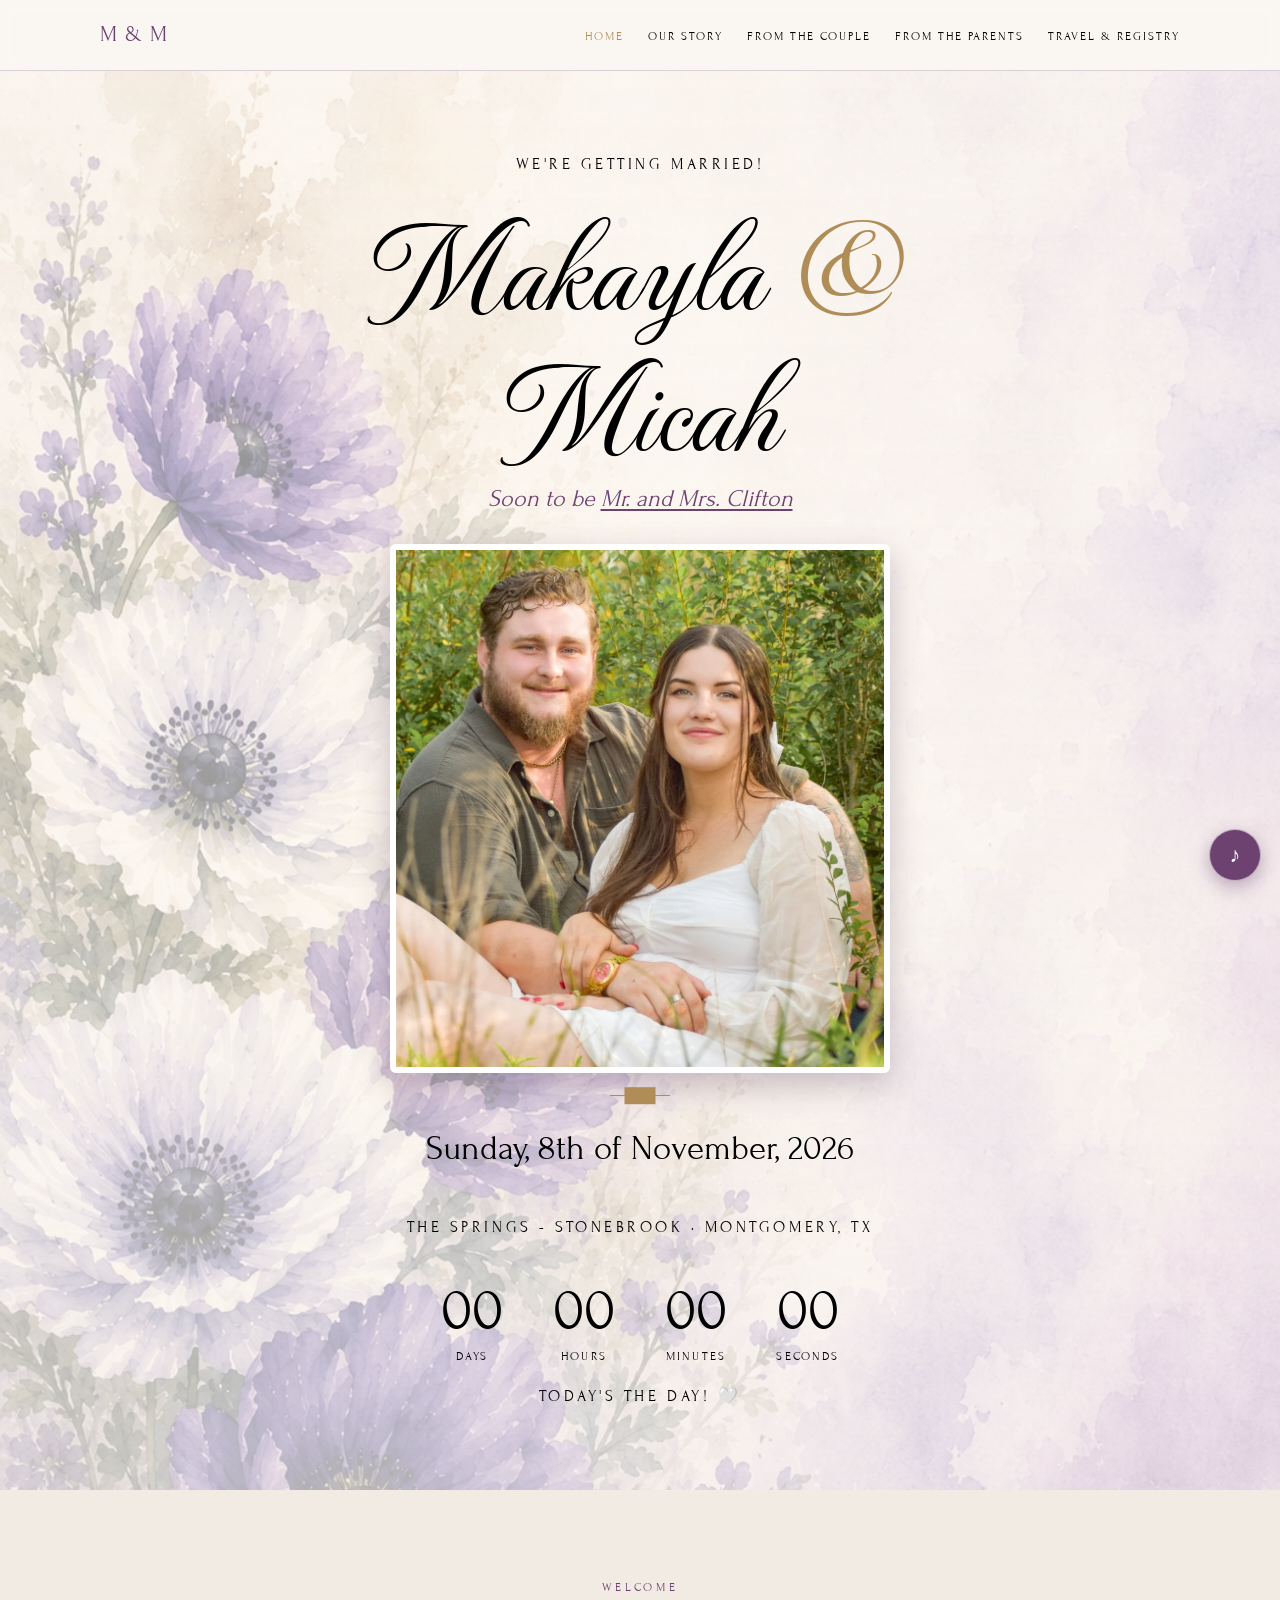
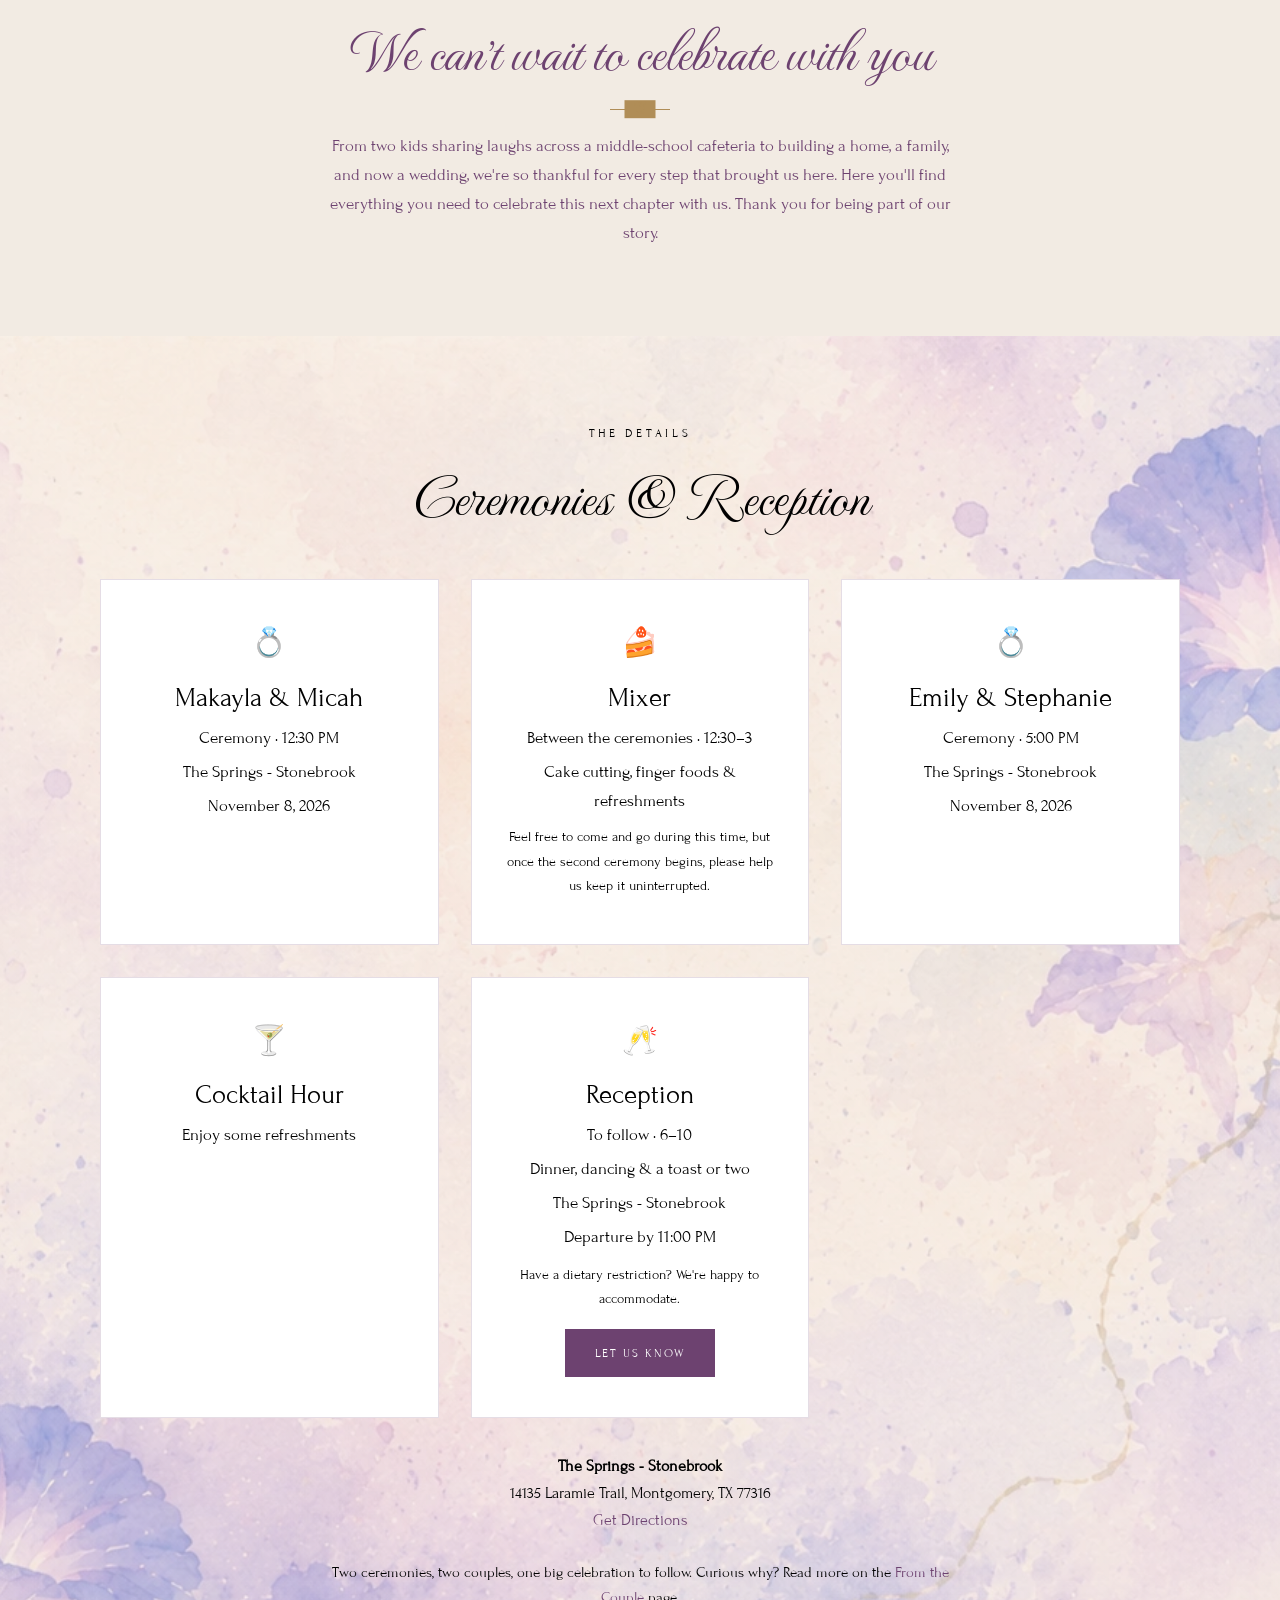
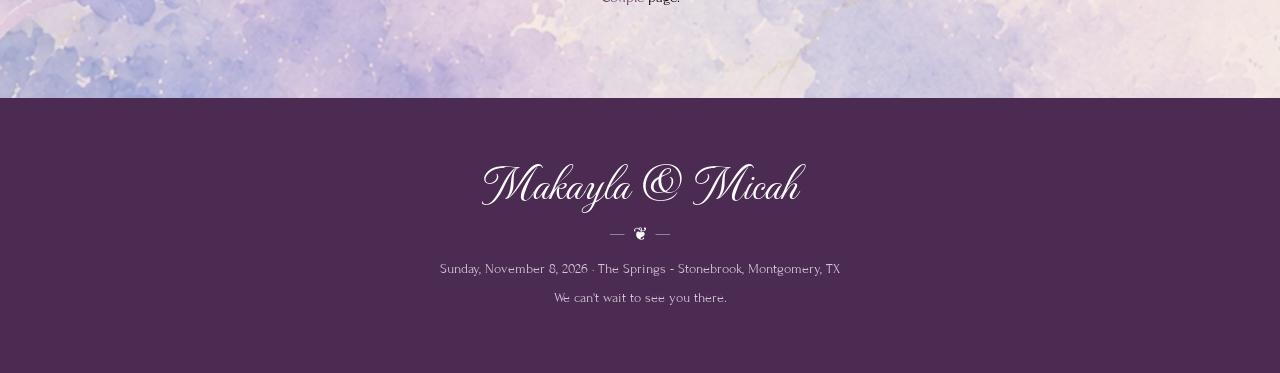
<file: index.html>
<!DOCTYPE html>
<html lang="en">
<head>
  <meta charset="UTF-8" />
  <meta name="viewport" content="width=device-width, initial-scale=1.0" />
  <title>Makayla &amp; Micah · We're Getting Married</title>
  <meta name="description" content="Join us in celebrating the wedding of Makayla and Micah, November 8, 2026." />
  <link rel="preconnect" href="https://fonts.googleapis.com" />
  <link rel="preconnect" href="https://fonts.gstatic.com" crossorigin />
  <link href="https://fonts.googleapis.com/css2?family=Forum&family=MonteCarlo&display=swap" rel="stylesheet" />
  <link rel="stylesheet" href="css/styles.css" />
</head>
<body>

  <!-- ===================== NAV ===================== -->
  <nav class="nav">
    <div class="container nav__inner">
      <a class="nav__brand" href="index.html">M &amp; M</a>
      <button class="nav__toggle" aria-label="Open menu">☰</button>
      <ul class="nav__links">
        <li><a href="index.html" class="is-active">Home</a></li>
        <li><a href="story.html">Our Story</a></li>
        <li><a href="from-the-couple.html">From the Couple</a></li>
        <li><a href="from-the-parents.html">From the Parents</a></li>
        <li><a href="travel.html">Travel &amp; Registry</a></li>
      </ul>
    </div>
  </nav>

  <!-- ===================== HERO ===================== -->
  <header class="hero">
    <div class="hero__inner">
      <p class="hero__tag">We're getting Married!</p>
      <h1 class="hero__names">Makayla <span class="hero__amp">&amp;</span> Micah</h1>
      <p class="hero__soon">Soon to be <a href="story.html#clifton">Mr. and Mrs. Clifton</a></p>
      <img class="hero__photo" src="assets/photos/home_01.webp" alt="Makayla and Micah" />
      <div class="divider"></div>
      <p class="hero__date">Sunday, 8th of November, 2026</p>
      <p class="hero__tag" style="margin-top:.6rem;">The Springs - Stonebrook &middot; Montgomery, TX</p>

      <!-- Countdown -->
      <div class="countdown" aria-label="Countdown to the wedding">
        <div class="countdown__unit"><div class="countdown__num" id="cd-days">00</div><div class="countdown__label">Days</div></div>
        <div class="countdown__unit"><div class="countdown__num" id="cd-hours">00</div><div class="countdown__label">Hours</div></div>
        <div class="countdown__unit"><div class="countdown__num" id="cd-minutes">00</div><div class="countdown__label">Minutes</div></div>
        <div class="countdown__unit"><div class="countdown__num" id="cd-seconds">00</div><div class="countdown__label">Seconds</div></div>
      </div>
      <p id="cd-note" class="hero__tag">until we say "I do"</p>
    </div>
  </header>

  <!-- ===================== WELCOME ===================== -->
  <section class="section section--cream center section--welcome">
    <div class="container">
      <p class="eyebrow">Welcome</p>
      <h2>We can't wait to celebrate with you</h2>
      <div class="divider divider--onlight"></div>
      <p class="lede">
        From two kids sharing laughs across a middle-school cafeteria to building a
        home, a family, and now a wedding, we're so thankful for every step that
        brought us here. Here you'll find everything you need to celebrate this next
        chapter with us. Thank you for being part of our story.
      </p>
    </div>
  </section>

  <!-- ===================== DETAILS ===================== -->
  <section class="section section--art-ceremony center">
    <div class="container">
      <p class="eyebrow">The Details</p>
      <h2>Ceremonies &amp; Reception</h2>
      <div class="cards">
        <div class="card">
          <div class="card__icon">💍</div>
          <h3>Makayla &amp; Micah</h3>
          <p><strong>Ceremony &middot; 12:30 PM</strong></p>
          <p>The Springs - Stonebrook</p>
          <p>November 8, 2026</p>
        </div>
        <div class="card">
          <div class="card__icon">🍰</div>
          <h3>Mixer</h3>
          <p><strong>Between the ceremonies &middot; 12:30&ndash;3</strong></p>
          <p>Cake cutting, finger foods &amp; refreshments</p>
          <p style="margin-top:.6rem;font-size:.9rem;">Feel free to come and go during this time, but once the second ceremony begins, please help us keep it uninterrupted.</p>
        </div>
        <div class="card">
          <div class="card__icon">💍</div>
          <h3>Emily &amp; Stephanie</h3>
          <p><strong>Ceremony &middot; 5:00 PM</strong></p>
          <p>The Springs - Stonebrook</p>
          <p>November 8, 2026</p>
        </div>
        <div class="card">
          <div class="card__icon">🍸</div>
          <h3>Cocktail Hour</h3>
          <p>Enjoy some refreshments</p>
        </div>
        <div class="card">
          <div class="card__icon">🥂</div>
          <h3>Reception</h3>
          <p><strong>To follow &middot; 6&ndash;10</strong></p>
          <p>Dinner, dancing &amp; a toast or two</p>
          <p>The Springs - Stonebrook</p>
          <p>Departure by 11:00 PM</p>
          <p style="margin-top:.7rem;font-size:.9rem;">Have a dietary restriction? We're happy to accommodate.</p>
          <a class="btn" href="mailto:mak1annjen@gmail.com?subject=Dietary%20Restrictions">Let Us Know</a>
        </div>
      </div>

      <p class="lede" style="margin-top:2.2rem;font-size:1rem;">
        <strong>The Springs - Stonebrook</strong><br>
        14135 Laramie Trail, Montgomery, TX 77316<br>
        <a href="https://www.google.com/maps/dir/?api=1&amp;destination=14135+Laramie+Trail+Montgomery+TX+77316" target="_blank" rel="noopener">Get Directions</a>
      </p>

      <p class="lede" style="margin-top:1.6rem;font-size:.92rem;">
        Two ceremonies, two couples, one big celebration to follow. Curious why?
        Read more on the <a href="from-the-couple.html">From the Couple</a> page.
      </p>
    </div>
  </section>

  <!-- ===================== FOOTER ===================== -->
  <footer class="footer">
    <div class="container">
      <div class="footer__names">Makayla &amp; Micah</div>
      <div class="divider"></div>
      <p>Sunday, November 8, 2026 &middot; The Springs - Stonebrook, Montgomery, TX</p>
      <p>We can't wait to see you there.</p>
    </div>
  </footer>

  <script src="js/main.js"></script>
  <script src="js/music.js"></script>
</body>
</html>
</file>
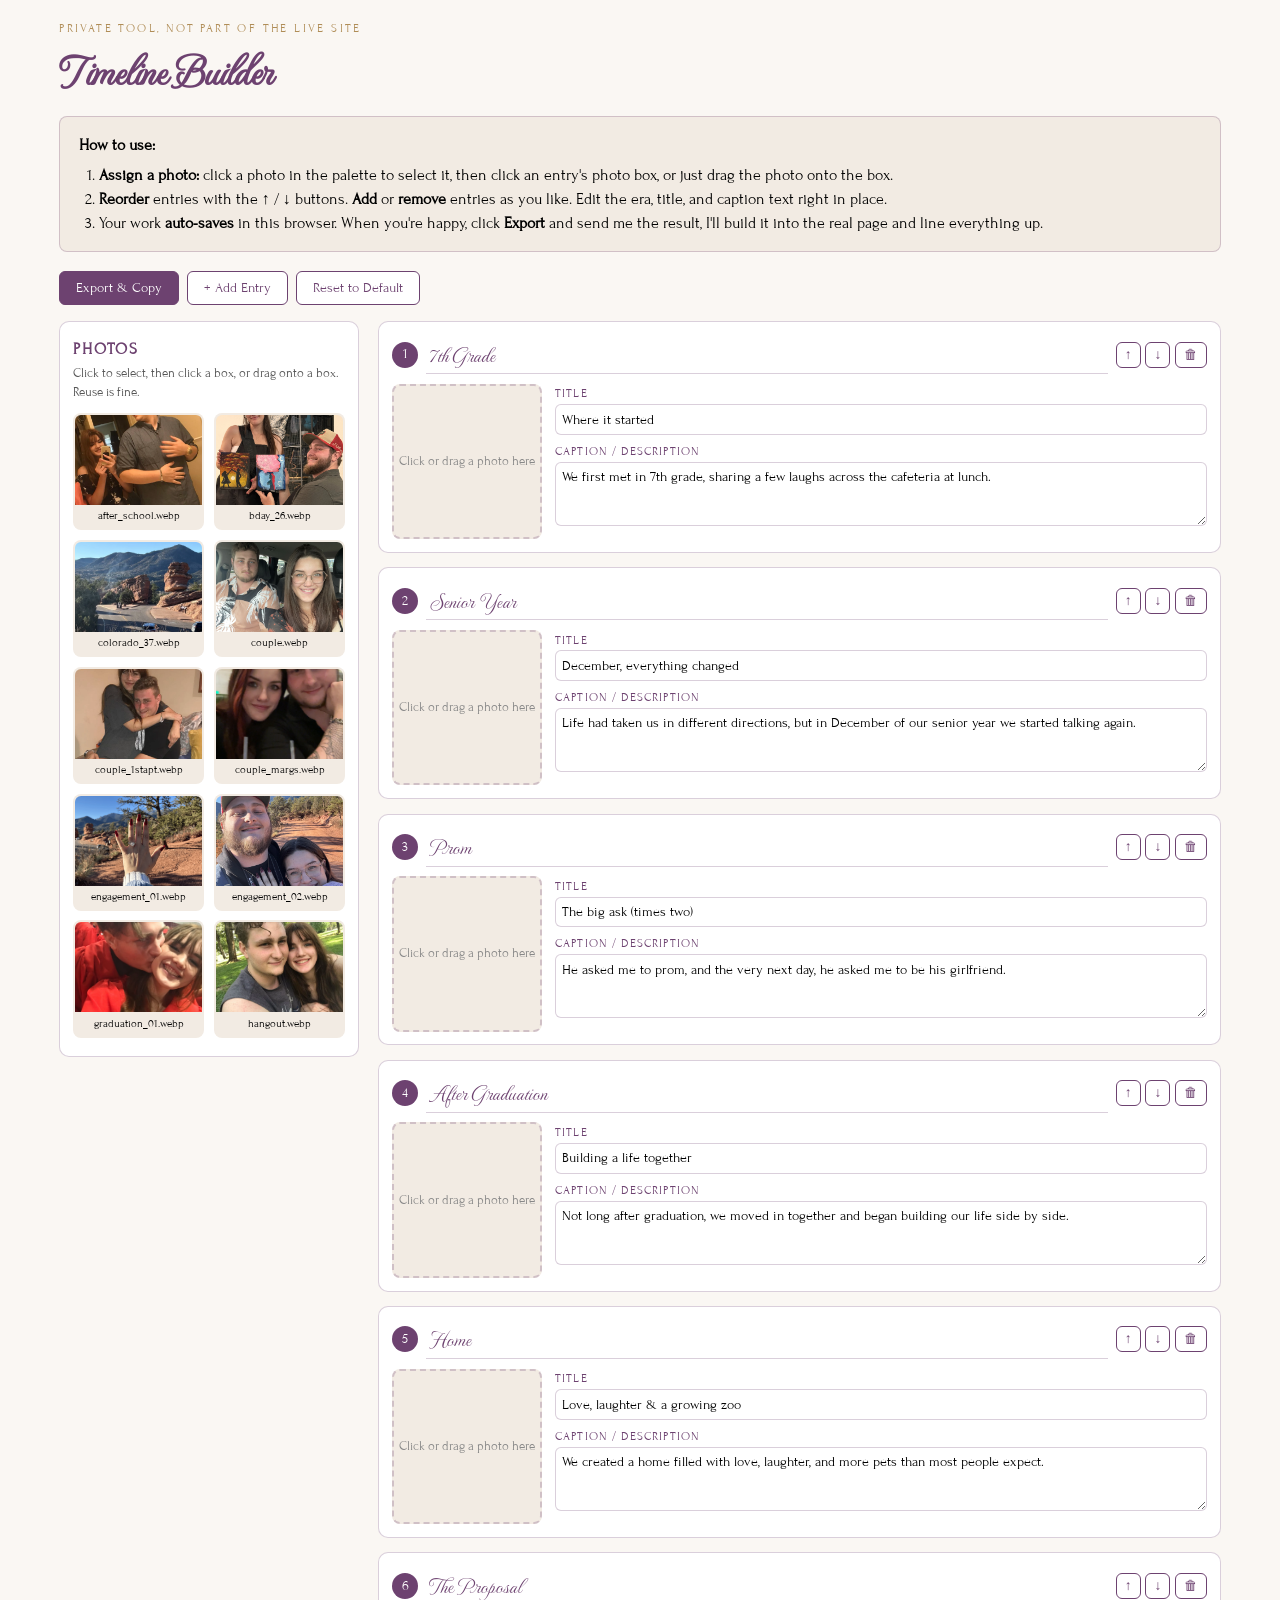
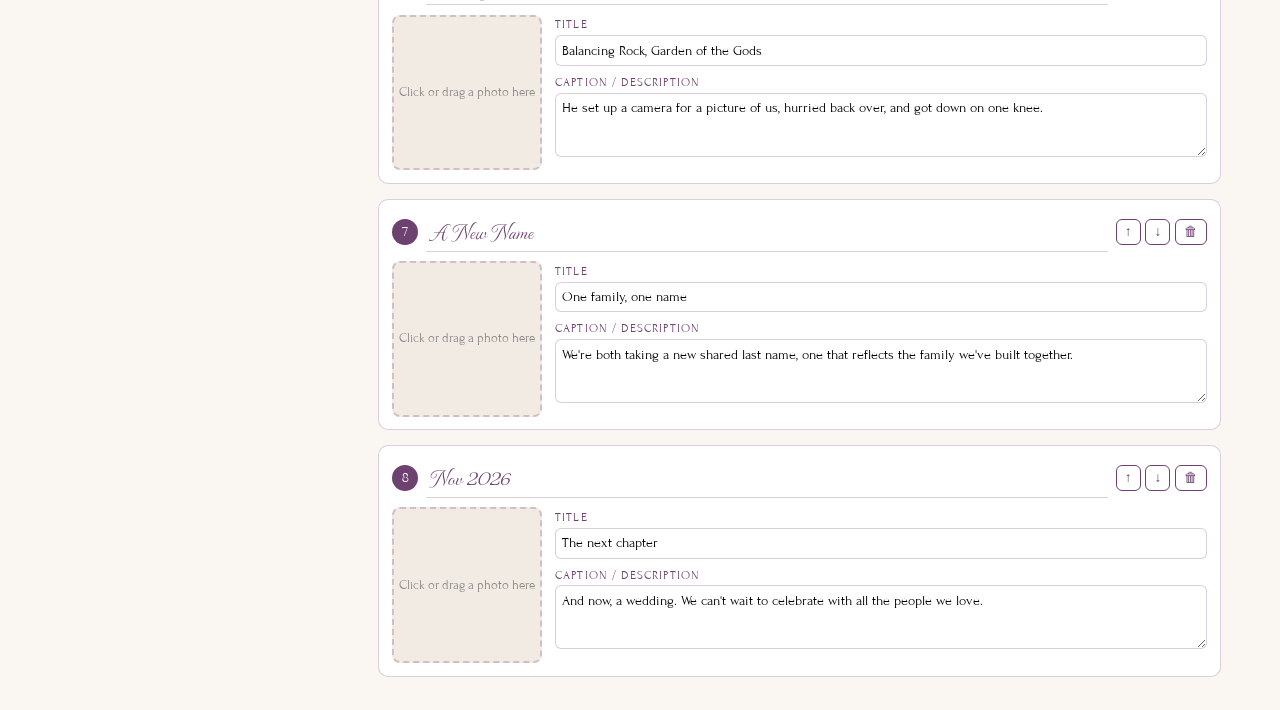
<file: builder.html>
<!DOCTYPE html>
<html lang="en">
<head>
  <meta charset="UTF-8" />
  <meta name="viewport" content="width=device-width, initial-scale=1.0" />
  <title>Timeline Builder · Makayla &amp; Micah (private tool)</title>
  <link rel="preconnect" href="https://fonts.googleapis.com" />
  <link rel="preconnect" href="https://fonts.gstatic.com" crossorigin />
  <link href="https://fonts.googleapis.com/css2?family=Forum&family=MonteCarlo&display=swap" rel="stylesheet" />
  <style>
    :root{
      --ivory:#faf7f3; --cream:#f2ebe3; --plum:#6d4270; --plum-dark:#4c2b53;
      --lilac:#cbb3d6; --gold:#b08d57; --ink:#000; --line:rgba(109,66,112,.25);
    }
    *{box-sizing:border-box;}
    body{margin:0;background:var(--ivory);color:var(--ink);
      font-family:"Forum",Georgia,serif;font-size:16px;line-height:1.5;}
    h1{font-family:"MonteCarlo",cursive;color:var(--plum);font-size:2.6rem;margin:.2rem 0 0;}
    a{color:var(--plum);}
    .wrap{max-width:1200px;margin:0 auto;padding:1.2rem;}
    .intro{background:var(--cream);border:1px solid var(--line);padding:1rem 1.2rem;border-radius:8px;margin:.8rem 0 1.2rem;}
    .intro ol{margin:.4rem 0 0;padding-left:1.2rem;}
    .toolbar{display:flex;flex-wrap:wrap;gap:.5rem;margin-bottom:1rem;}
    button{font-family:inherit;font-size:.9rem;cursor:pointer;border:1px solid var(--plum);
      background:var(--plum);color:#fff;padding:.5rem 1rem;border-radius:6px;transition:.15s;}
    button.ghost{background:#fff;color:var(--plum);}
    button:hover{background:var(--plum-dark);border-color:var(--plum-dark);color:#fff;}
    button.ghost:hover{background:var(--cream);color:var(--plum-dark);}
    button.mini{padding:.25rem .5rem;font-size:.85rem;}

    .cols{display:grid;grid-template-columns:300px 1fr;gap:1.2rem;align-items:start;}
    @media (max-width:820px){.cols{grid-template-columns:1fr;}}

    /* Palette */
    .palette{position:sticky;top:.6rem;background:#fff;border:1px solid var(--line);border-radius:10px;padding:.8rem;}
    .palette h2{font-family:"Forum",serif;font-size:1rem;text-transform:uppercase;letter-spacing:.12em;color:var(--plum);margin:.1rem 0 .2rem;}
    .palette .hint{font-size:.8rem;color:#555;margin:0 0 .7rem;}
    .pgrid{display:grid;grid-template-columns:1fr 1fr;gap:.6rem;max-height:70vh;overflow:auto;}
    .ptile{border:2px solid transparent;border-radius:8px;overflow:hidden;background:var(--cream);cursor:grab;position:relative;}
    .ptile img{width:100%;height:90px;object-fit:cover;display:block;}
    .ptile .fn{font-size:.7rem;padding:.2rem .3rem;word-break:break-all;text-align:center;}
    .ptile.selected{border-color:var(--gold);box-shadow:0 0 0 2px var(--gold) inset;}
    .ptile .used{position:absolute;top:3px;right:3px;background:var(--plum);color:#fff;font-size:.62rem;
      padding:.05rem .35rem;border-radius:10px;}

    /* Entries */
    .entry{background:#fff;border:1px solid var(--line);border-radius:10px;padding:.8rem;margin-bottom:.9rem;}
    .entry.drop-hi{outline:2px dashed var(--gold);}
    .ehead{display:flex;align-items:center;gap:.5rem;margin-bottom:.6rem;}
    .num{width:26px;height:26px;border-radius:50%;background:var(--plum);color:#fff;display:flex;align-items:center;justify-content:center;font-size:.85rem;flex:0 0 auto;}
    .ehead input.era{flex:1;font-family:"MonteCarlo",cursive;color:var(--plum);font-size:1.3rem;border:none;border-bottom:1px solid var(--line);background:transparent;padding:.1rem .2rem;}
    .ebody{display:grid;grid-template-columns:150px 1fr;gap:.8rem;}
    @media (max-width:520px){.ebody{grid-template-columns:1fr;}}
    .slot{border:2px dashed var(--line);border-radius:8px;min-height:150px;display:flex;align-items:center;justify-content:center;text-align:center;color:#888;font-size:.8rem;position:relative;background:var(--cream);overflow:hidden;}
    .slot.has{border-style:solid;color:transparent;}
    .slot img{width:100%;height:100%;object-fit:cover;position:absolute;inset:0;}
    .slot .clear{position:absolute;top:4px;right:4px;z-index:2;background:rgba(0,0,0,.6);color:#fff;border:none;border-radius:50%;width:22px;height:22px;padding:0;font-size:.9rem;line-height:1;}
    .slot.drop-hi{border-color:var(--gold);background:#fbf3e4;}
    .fields label{display:block;font-size:.72rem;text-transform:uppercase;letter-spacing:.1em;color:var(--plum);margin:.1rem 0 .1rem;}
    .fields input,.fields textarea{width:100%;font-family:inherit;font-size:.9rem;border:1px solid var(--line);border-radius:6px;padding:.4rem;margin-bottom:.4rem;background:#fff;color:#000;}
    .fields textarea{min-height:64px;resize:vertical;}
    .erow-btns{display:flex;gap:.3rem;flex:0 0 auto;}

    dialog{border:1px solid var(--line);border-radius:10px;max-width:640px;width:92%;padding:1rem;}
    dialog h3{margin:.1rem 0 .5rem;color:var(--plum);font-family:"Forum",serif;}
    textarea#out{width:100%;min-height:260px;font-family:ui-monospace,Menlo,Consolas,monospace;font-size:.8rem;}
    .savenote{font-size:.8rem;color:#555;margin-left:.4rem;}
  </style>
</head>
<body>
  <div class="wrap">
    <p style="text-transform:uppercase;letter-spacing:.2em;color:var(--gold);font-size:.75rem;margin:0;">Private tool, not part of the live site</p>
    <h1>Timeline Builder</h1>

    <div class="intro">
      <strong>How to use:</strong>
      <ol>
        <li><strong>Assign a photo:</strong> click a photo in the palette to select it, then click an entry's photo box, or just drag the photo onto the box.</li>
        <li><strong>Reorder</strong> entries with the ↑ / ↓ buttons. <strong>Add</strong> or <strong>remove</strong> entries as you like. Edit the era, title, and caption text right in place.</li>
        <li>Your work <strong>auto-saves</strong> in this browser. When you're happy, click <strong>Export</strong> and send me the result, I'll build it into the real page and line everything up.</li>
      </ol>
    </div>

    <div class="toolbar">
      <button id="btnExport">Export &amp; Copy</button>
      <button class="ghost" id="btnAdd">+ Add Entry</button>
      <button class="ghost" id="btnReset">Reset to Default</button>
      <span class="savenote" id="saveNote"></span>
    </div>

    <div class="cols">
      <div class="palette">
        <h2>Photos</h2>
        <p class="hint">Click to select, then click a box, or drag onto a box. Reuse is fine.</p>
        <div class="pgrid" id="pgrid"></div>
      </div>
      <div id="entries"></div>
    </div>
  </div>

  <dialog id="dlg">
    <h3>Your timeline arrangement</h3>
    <p style="font-size:.85rem;margin:.2rem 0 .5rem;">Copied to your clipboard. Paste it into the chat and I'll build it. (Also saved as a file if your browser allowed the download.)</p>
    <textarea id="out" readonly></textarea>
    <div style="margin-top:.6rem;display:flex;gap:.5rem;">
      <button id="btnCopy2">Copy again</button>
      <button class="ghost" id="btnClose">Close</button>
    </div>
  </dialog>

  <script>
  (function(){
    var IMAGES = [
      "after_school.webp","bday_26.webp","colorado_37.webp","couple.webp",
      "couple_1stapt.webp","couple_margs.webp","engagement_01.webp","engagement_02.webp",
      "graduation_01.webp","hangout.webp","prom_01.webp","prom_03.webp",
      "venue_01.webp","venue_03.webp"
    ];
    var DIR = "assets/timeline/";
    var KEY = "wb-timeline-builder-v1";

    var DEFAULT = [
      {era:"7th Grade", title:"Where it started", desc:"We first met in 7th grade, sharing a few laughs across the cafeteria at lunch.", img:""},
      {era:"Senior Year", title:"December, everything changed", desc:"Life had taken us in different directions, but in December of our senior year we started talking again.", img:""},
      {era:"Prom", title:"The big ask (times two)", desc:"He asked me to prom, and the very next day, he asked me to be his girlfriend.", img:""},
      {era:"After Graduation", title:"Building a life together", desc:"Not long after graduation, we moved in together and began building our life side by side.", img:""},
      {era:"Home", title:"Love, laughter & a growing zoo", desc:"We created a home filled with love, laughter, and more pets than most people expect.", img:""},
      {era:"The Proposal", title:"Balancing Rock, Garden of the Gods", desc:"He set up a camera for a picture of us, hurried back over, and got down on one knee.", img:""},
      {era:"A New Name", title:"One family, one name", desc:"We're both taking a new shared last name, one that reflects the family we've built together.", img:""},
      {era:"Nov 2026", title:"The next chapter", desc:"And now, a wedding. We can't wait to celebrate with all the people we love.", img:""}
    ];

    var entries = load();
    var selected = null; // selected palette filename

    function load(){
      try{ var s = JSON.parse(localStorage.getItem(KEY)); if(Array.isArray(s) && s.length) return s; }catch(e){}
      return JSON.parse(JSON.stringify(DEFAULT));
    }
    function save(){
      try{ localStorage.setItem(KEY, JSON.stringify(entries)); }catch(e){}
      var n = document.getElementById("saveNote"); n.textContent = "saved ✓";
      clearTimeout(save._t); save._t = setTimeout(function(){ n.textContent=""; }, 1200);
    }
    function usageMap(){
      var m = {};
      entries.forEach(function(e,i){ if(e.img){ (m[e.img]=m[e.img]||[]).push(i+1); } });
      return m;
    }

    /* ---------- Palette ---------- */
    function renderPalette(){
      var grid = document.getElementById("pgrid");
      var used = usageMap();
      grid.innerHTML = "";
      IMAGES.forEach(function(fn){
        var t = document.createElement("div");
        t.className = "ptile" + (selected===fn ? " selected":"");
        t.draggable = true;
        t.innerHTML = '<img src="'+DIR+fn+'" alt=""><div class="fn">'+fn+'</div>' +
          (used[fn] ? '<span class="used">#'+used[fn].join(", #")+'</span>' : '');
        t.addEventListener("click", function(){ selected = (selected===fn? null: fn); renderPalette(); });
        t.addEventListener("dragstart", function(ev){ ev.dataTransfer.setData("text/plain", fn); });
        grid.appendChild(t);
      });
    }

    /* ---------- Entries ---------- */
    function renderEntries(){
      var box = document.getElementById("entries");
      box.innerHTML = "";
      entries.forEach(function(e, i){
        var card = document.createElement("div");
        card.className = "entry";

        var head = document.createElement("div");
        head.className = "ehead";
        head.innerHTML = '<span class="num">'+(i+1)+'</span>';
        var era = document.createElement("input");
        era.className = "era"; era.value = e.era || ""; era.placeholder = "Era (e.g. Prom)";
        era.addEventListener("input", function(){ e.era = era.value; save(); });
        head.appendChild(era);
        var btns = document.createElement("div");
        btns.className = "erow-btns";
        btns.appendChild(mkBtn("↑","mini ghost",function(){ move(i,-1); }));
        btns.appendChild(mkBtn("↓","mini ghost",function(){ move(i, 1); }));
        btns.appendChild(mkBtn("🗑","mini ghost",function(){ if(confirm("Remove this entry?")){ entries.splice(i,1); save(); renderAll(); } }));
        head.appendChild(btns);
        card.appendChild(head);

        var body = document.createElement("div");
        body.className = "ebody";

        // slot
        var slot = document.createElement("div");
        slot.className = "slot" + (e.img ? " has":"");
        if(e.img){
          slot.innerHTML = '<img src="'+DIR+e.img+'" alt="">';
          var x = mkBtn("×","clear",function(ev){ ev.stopPropagation(); e.img=""; save(); renderAll(); });
          x.className = "clear"; slot.appendChild(x);
        } else {
          slot.textContent = "Click or drag a photo here";
        }
        slot.addEventListener("click", function(){ if(selected){ e.img = selected; selected=null; save(); renderAll(); } });
        slot.addEventListener("dragover", function(ev){ ev.preventDefault(); slot.classList.add("drop-hi"); });
        slot.addEventListener("dragleave", function(){ slot.classList.remove("drop-hi"); });
        slot.addEventListener("drop", function(ev){ ev.preventDefault(); var fn = ev.dataTransfer.getData("text/plain"); if(fn){ e.img = fn; save(); renderAll(); } });
        body.appendChild(slot);

        // fields
        var f = document.createElement("div");
        f.className = "fields";
        var tl = document.createElement("label"); tl.textContent="Title";
        var ti = document.createElement("input"); ti.value = e.title||""; ti.placeholder="Title";
        ti.addEventListener("input", function(){ e.title = ti.value; save(); });
        var dl = document.createElement("label"); dl.textContent="Caption / description";
        var ta = document.createElement("textarea"); ta.value = e.desc||""; ta.placeholder="A sentence about this moment…";
        ta.addEventListener("input", function(){ e.desc = ta.value; save(); });
        f.appendChild(tl); f.appendChild(ti); f.appendChild(dl); f.appendChild(ta);
        body.appendChild(f);

        card.appendChild(body);
        box.appendChild(card);
      });
    }

    function mkBtn(txt, cls, fn){
      var b = document.createElement("button"); b.textContent = txt; if(cls) b.className = cls;
      b.addEventListener("click", fn); return b;
    }
    function move(i, dir){
      var j = i + dir; if(j<0 || j>=entries.length) return;
      var tmp = entries[i]; entries[i] = entries[j]; entries[j] = tmp; save(); renderAll();
    }
    function renderAll(){ renderPalette(); renderEntries(); }

    /* ---------- Toolbar ---------- */
    document.getElementById("btnAdd").addEventListener("click", function(){
      entries.push({era:"New Entry", title:"", desc:"", img:""}); save(); renderAll();
      window.scrollTo(0, document.body.scrollHeight);
    });
    document.getElementById("btnReset").addEventListener("click", function(){
      if(confirm("Reset to the default 8 entries? This clears your current arrangement.")){
        entries = JSON.parse(JSON.stringify(DEFAULT)); save(); renderAll();
      }
    });

    function exportText(){
      var lines = entries.map(function(e,i){
        return (i+1)+". ["+(e.img||"no photo")+"]  "+(e.era||"")+", "+(e.title||"")+"\n     "+(e.desc||"");
      }).join("\n");
      var json = JSON.stringify(entries, null, 2);
      return "TIMELINE ARRANGEMENT\n====================\n"+lines+"\n\n--- JSON ---\n"+json;
    }
    function copy(text){
      if(navigator.clipboard && navigator.clipboard.writeText){ return navigator.clipboard.writeText(text); }
      var t=document.getElementById("out"); t.select(); try{document.execCommand("copy");}catch(e){}
      return Promise.resolve();
    }
    document.getElementById("btnExport").addEventListener("click", function(){
      var text = exportText();
      document.getElementById("out").value = text;
      copy(text);
      // best-effort download
      try{
        var blob = new Blob([text], {type:"text/plain"});
        var url = URL.createObjectURL(blob);
        var a = document.createElement("a"); a.href=url; a.download="timeline-arrangement.txt";
        document.body.appendChild(a); a.click(); a.remove(); setTimeout(function(){URL.revokeObjectURL(url);}, 2000);
      }catch(e){}
      document.getElementById("dlg").showModal();
    });
    document.getElementById("btnCopy2").addEventListener("click", function(){ copy(document.getElementById("out").value); });
    document.getElementById("btnClose").addEventListener("click", function(){ document.getElementById("dlg").close(); });

    renderAll();
  })();
  </script>
</body>
</html>
</file>
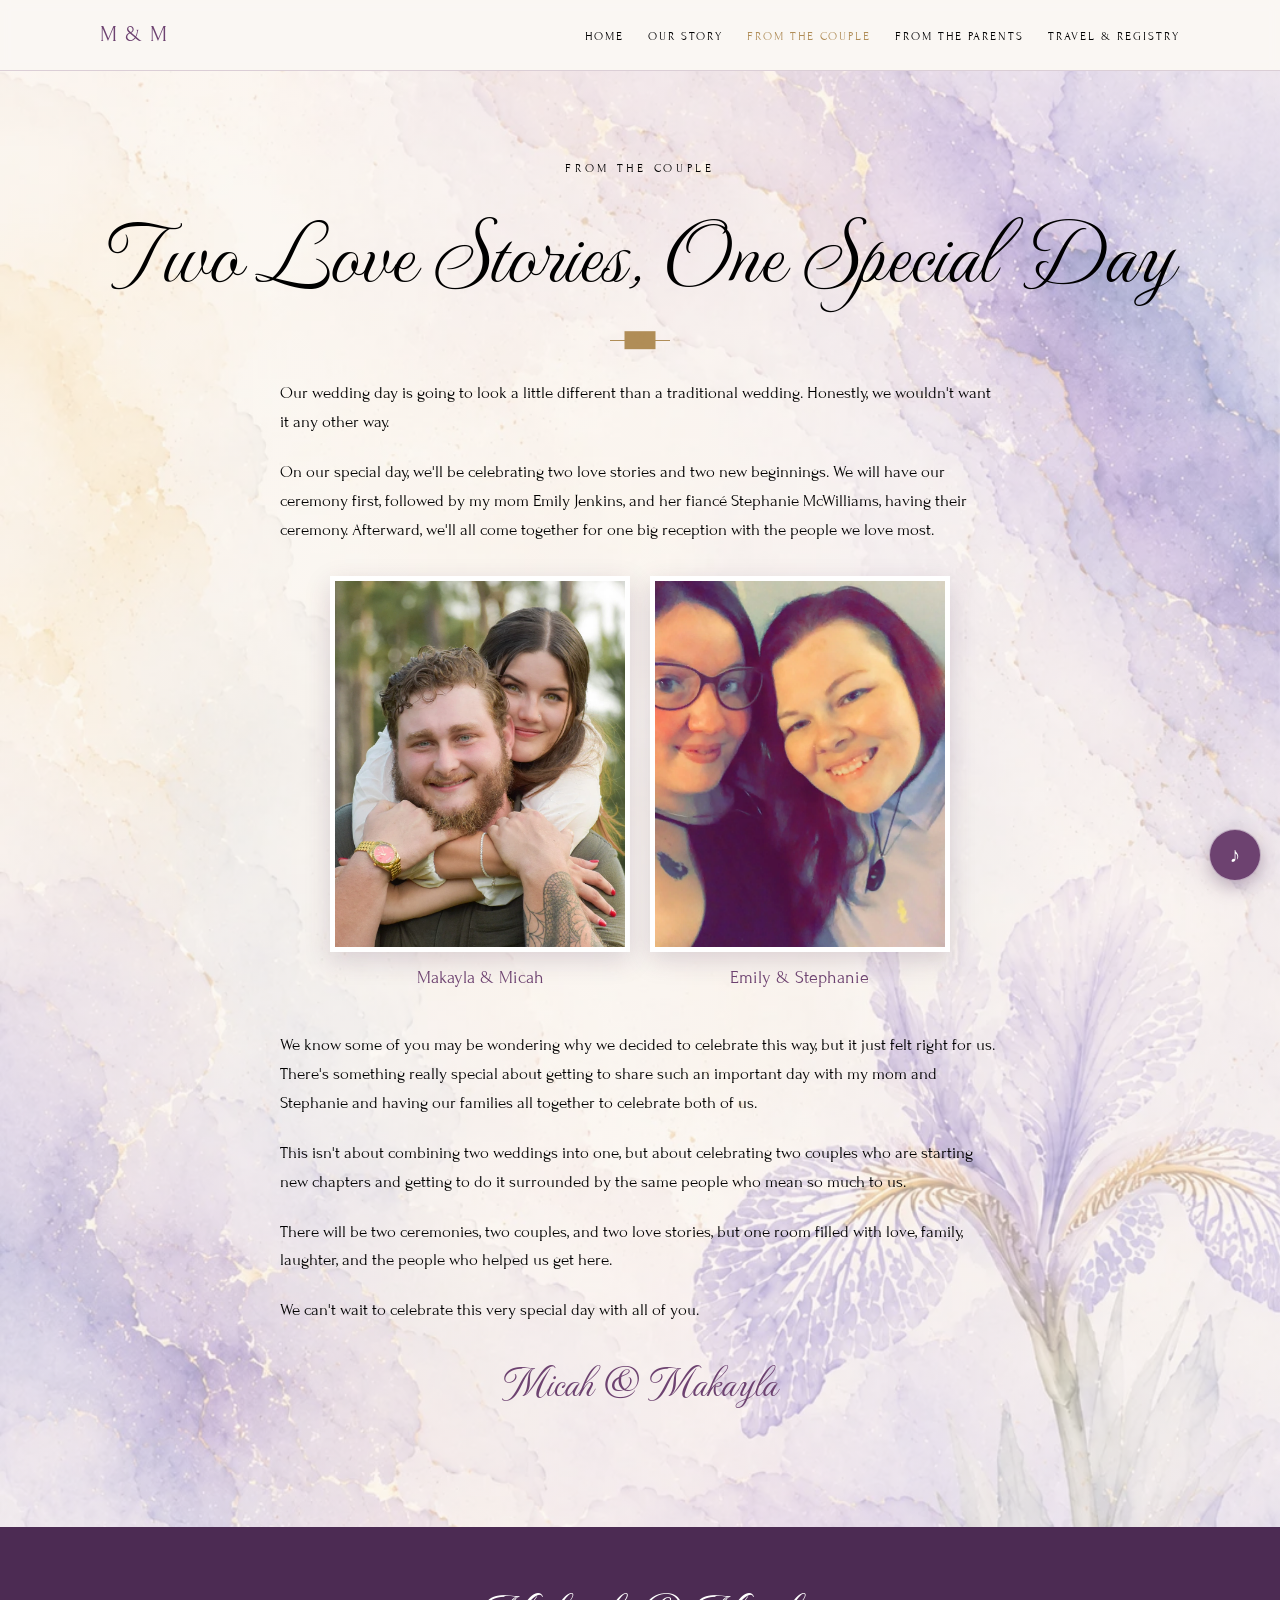
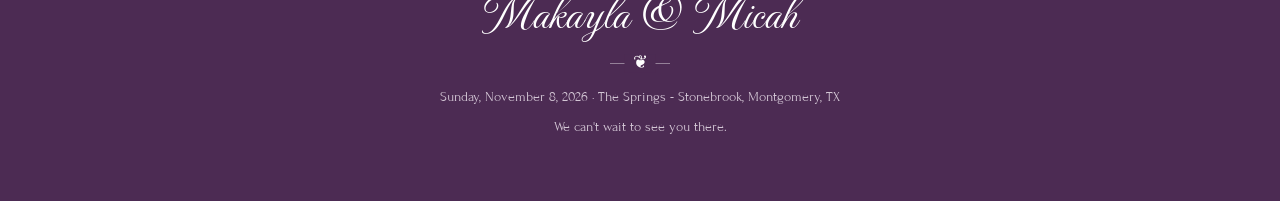
<file: from-the-couple.html>
<!DOCTYPE html>
<html lang="en">
<head>
  <meta charset="UTF-8" />
  <meta name="viewport" content="width=device-width, initial-scale=1.0" />
  <title>From the Couple · Makayla &amp; Micah</title>
  <meta name="description" content="Two love stories, one special day, a note from Makayla and Micah about our celebration." />
  <link rel="preconnect" href="https://fonts.googleapis.com" />
  <link rel="preconnect" href="https://fonts.gstatic.com" crossorigin />
  <link href="https://fonts.googleapis.com/css2?family=Forum&family=MonteCarlo&display=swap" rel="stylesheet" />
  <link rel="stylesheet" href="css/styles.css" />
</head>
<body>

  <!-- ===================== NAV ===================== -->
  <nav class="nav">
    <div class="container nav__inner">
      <a class="nav__brand" href="index.html">M &amp; M</a>
      <button class="nav__toggle" aria-label="Open menu">☰</button>
      <ul class="nav__links">
        <li><a href="index.html">Home</a></li>
        <li><a href="story.html">Our Story</a></li>
        <li><a href="from-the-couple.html" class="is-active">From the Couple</a></li>
        <li><a href="from-the-parents.html">From the Parents</a></li>
        <li><a href="travel.html">Travel &amp; Registry</a></li>
      </ul>
    </div>
  </nav>

  <!-- ===================== FROM THE COUPLE ===================== -->
  <section class="section section--art-fromcouple center">
    <div class="container">
      <p class="eyebrow">From the Couple</p>
      <h1>Two Love Stories, One Special Day</h1>
      <div class="divider divider--onlight"></div>

      <div class="prose">
        <p>
          Our wedding day is going to look a little different than a traditional
          wedding. Honestly, we wouldn't want it any other way.
        </p>
        <p>
          On our special day, we'll be celebrating two love stories and two new
          beginnings. We will have our ceremony first, followed by my mom Emily
          Jenkins, and her fiancé Stephanie McWilliams, having their ceremony.
          Afterward, we'll all come together for one big reception with the people
          we love most.
        </p>

        <!-- Two couples, side by side -->
        <div class="duo-photos">
          <figure>
            <img src="assets/photos/couple_01.webp" alt="Makayla and Micah" />
            <figcaption>Makayla &amp; Micah</figcaption>
          </figure>
          <figure>
            <img src="assets/photos/couple_02.webp" alt="Emily and Stephanie" style="object-position: 50% 30%;" />
            <figcaption>Emily &amp; Stephanie</figcaption>
          </figure>
        </div>

        <p>
          We know some of you may be wondering why we decided to celebrate this way,
          but it just felt right for us. There's something really special about
          getting to share such an important day with my mom and Stephanie and having
          our families all together to celebrate both of us.
        </p>
        <p>
          This isn't about combining two weddings into one, but about celebrating two
          couples who are starting new chapters and getting to do it surrounded by the
          same people who mean so much to us.
        </p>
        <p>
          There will be two ceremonies, two couples, and two love stories, but one room
          filled with love, family, laughter, and the people who helped us get here.
        </p>
        <p>
          We can't wait to celebrate this very special day with all of you.
        </p>
        <p class="signoff">Micah &amp; Makayla</p>
      </div>
    </div>
  </section>

  <!-- ===================== FOOTER ===================== -->
  <footer class="footer">
    <div class="container">
      <div class="footer__names">Makayla &amp; Micah</div>
      <div class="divider"></div>
      <p>Sunday, November 8, 2026 &middot; The Springs - Stonebrook, Montgomery, TX</p>
      <p>We can't wait to see you there.</p>
    </div>
  </footer>

  <script src="js/main.js"></script>
  <script src="js/music.js"></script>
</body>
</html>
</file>
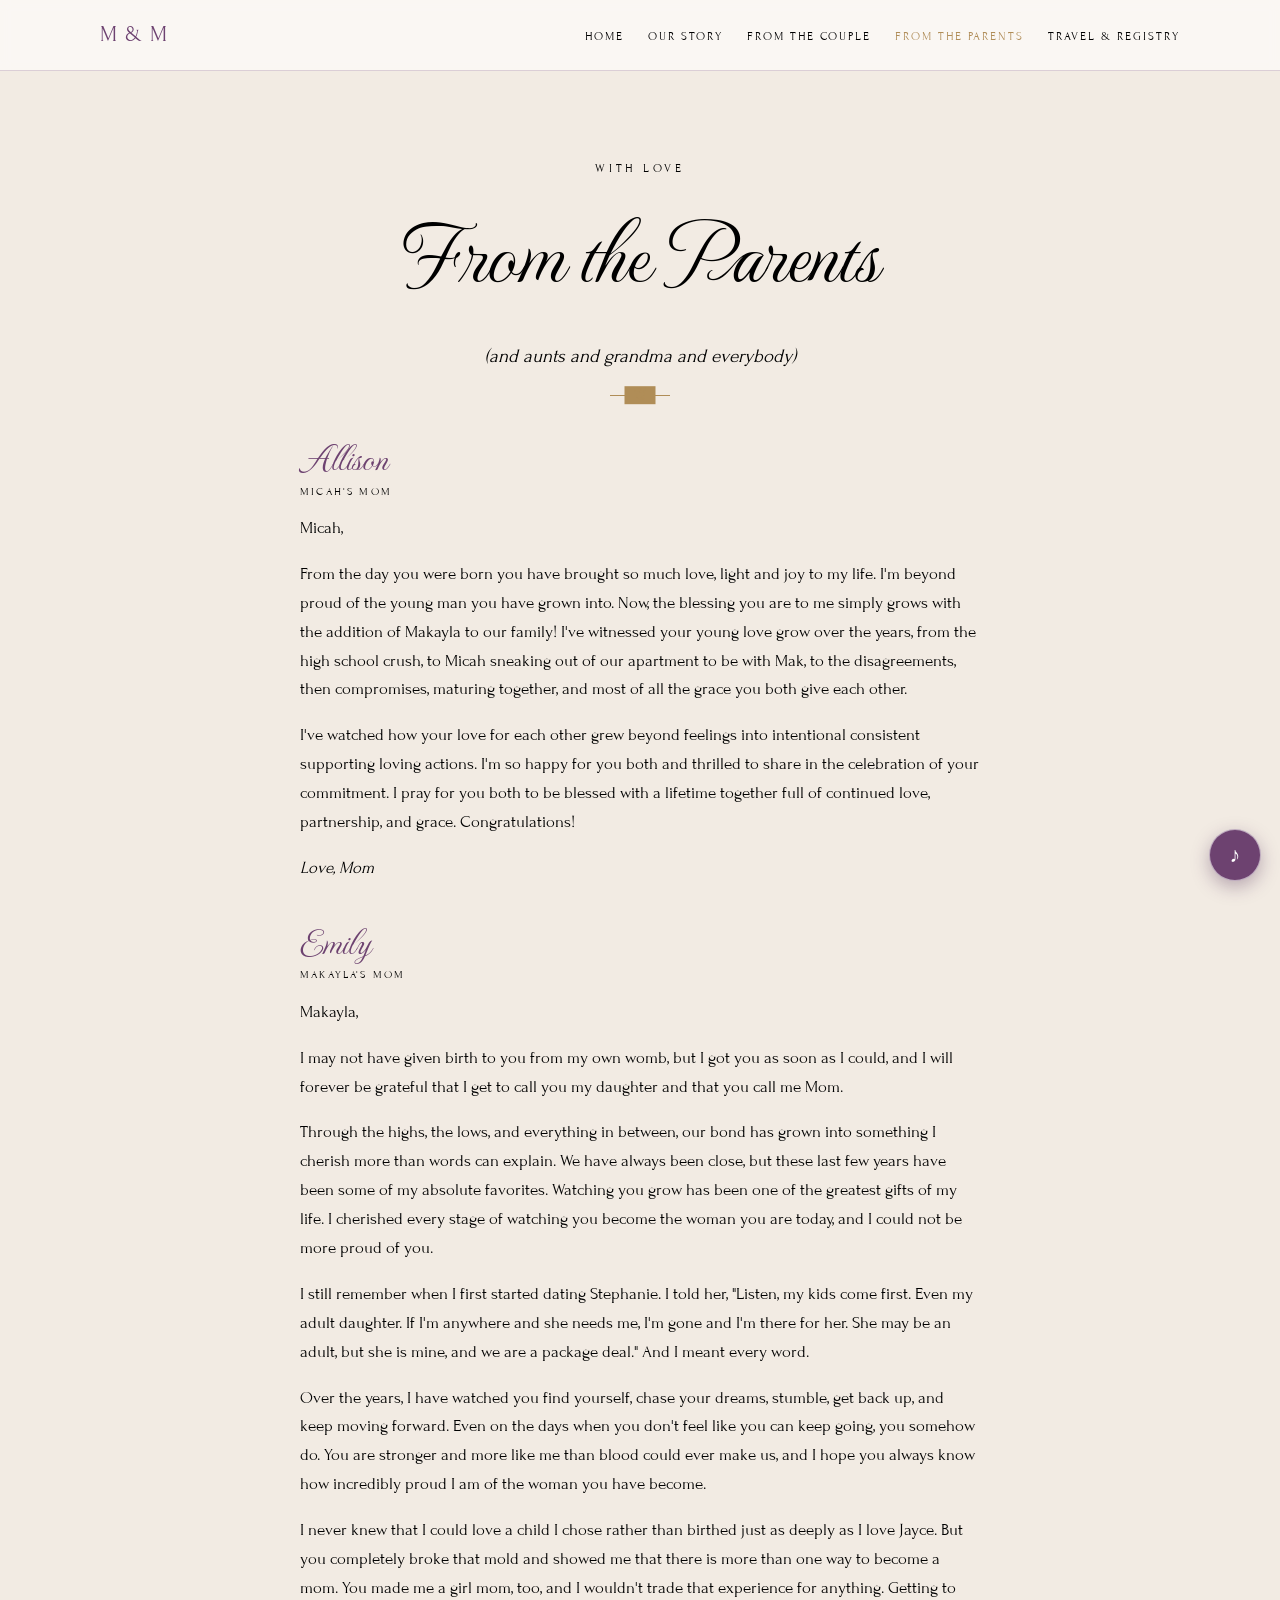
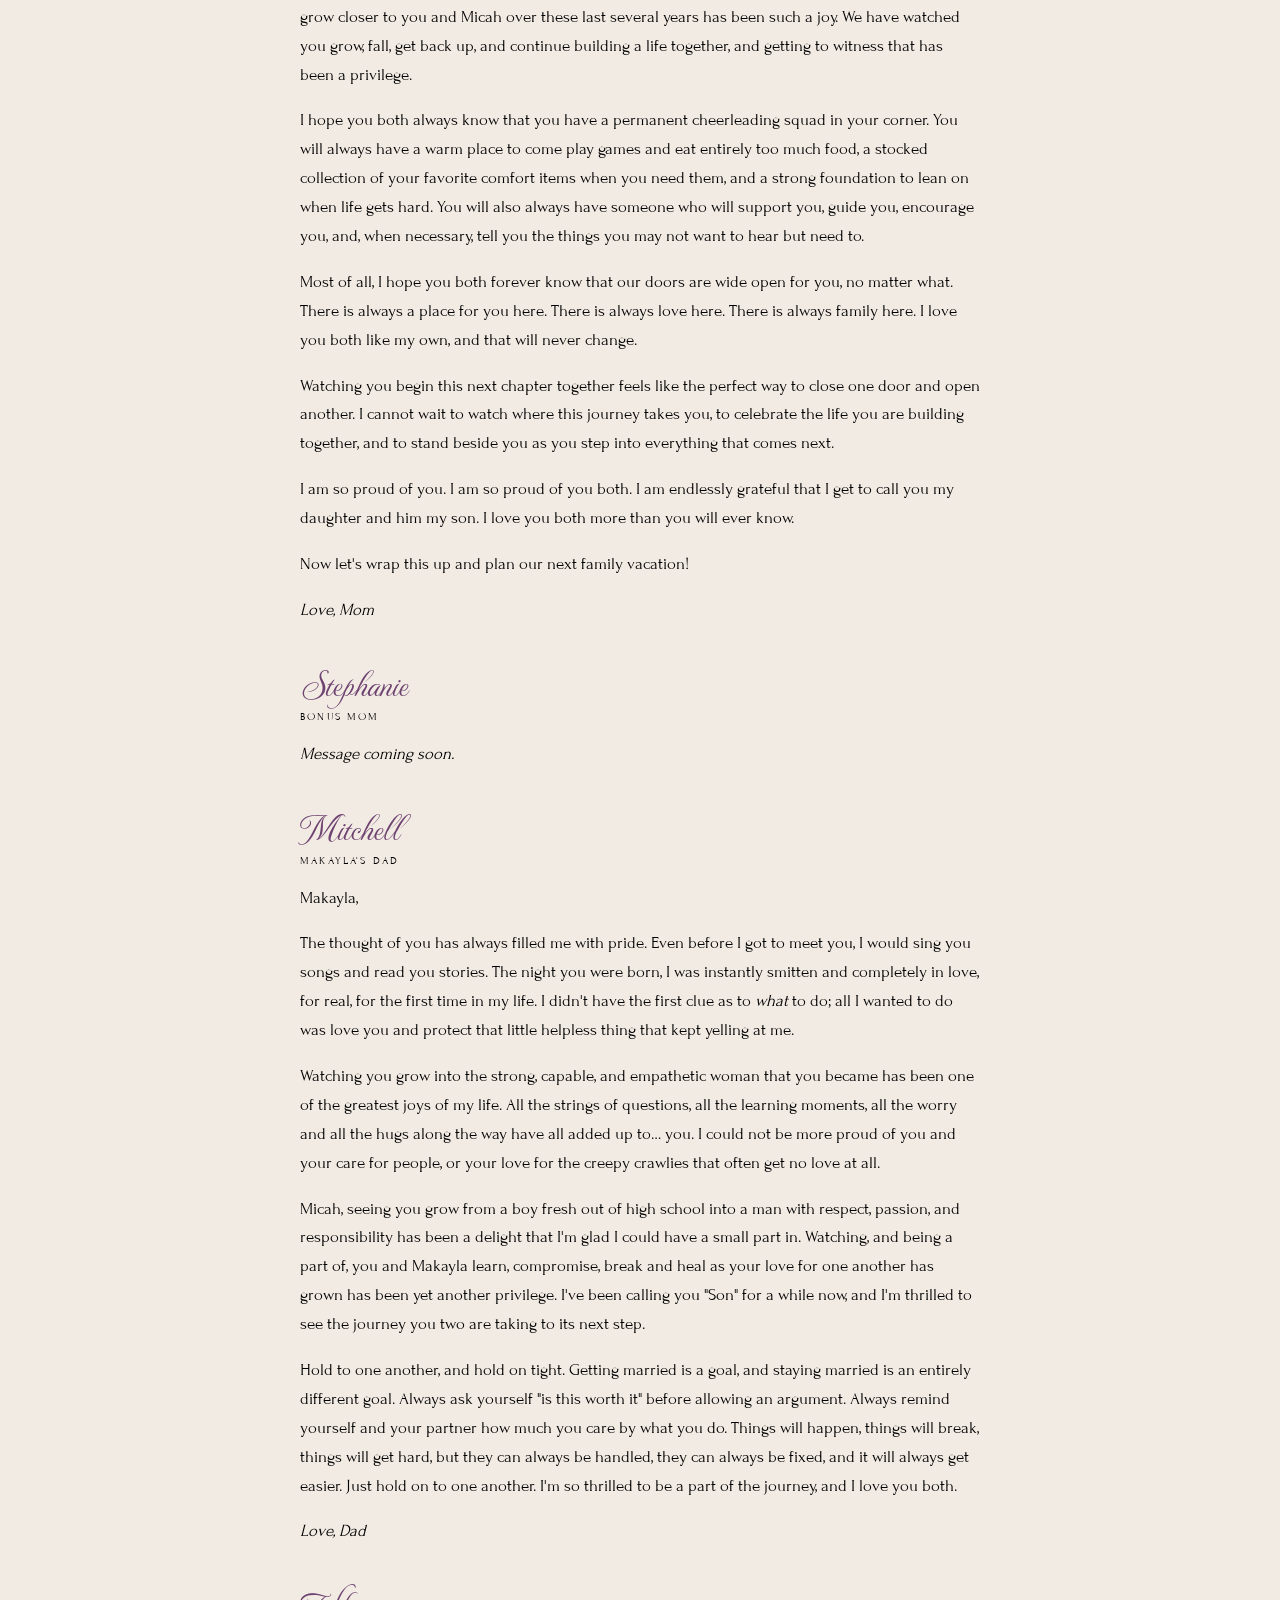
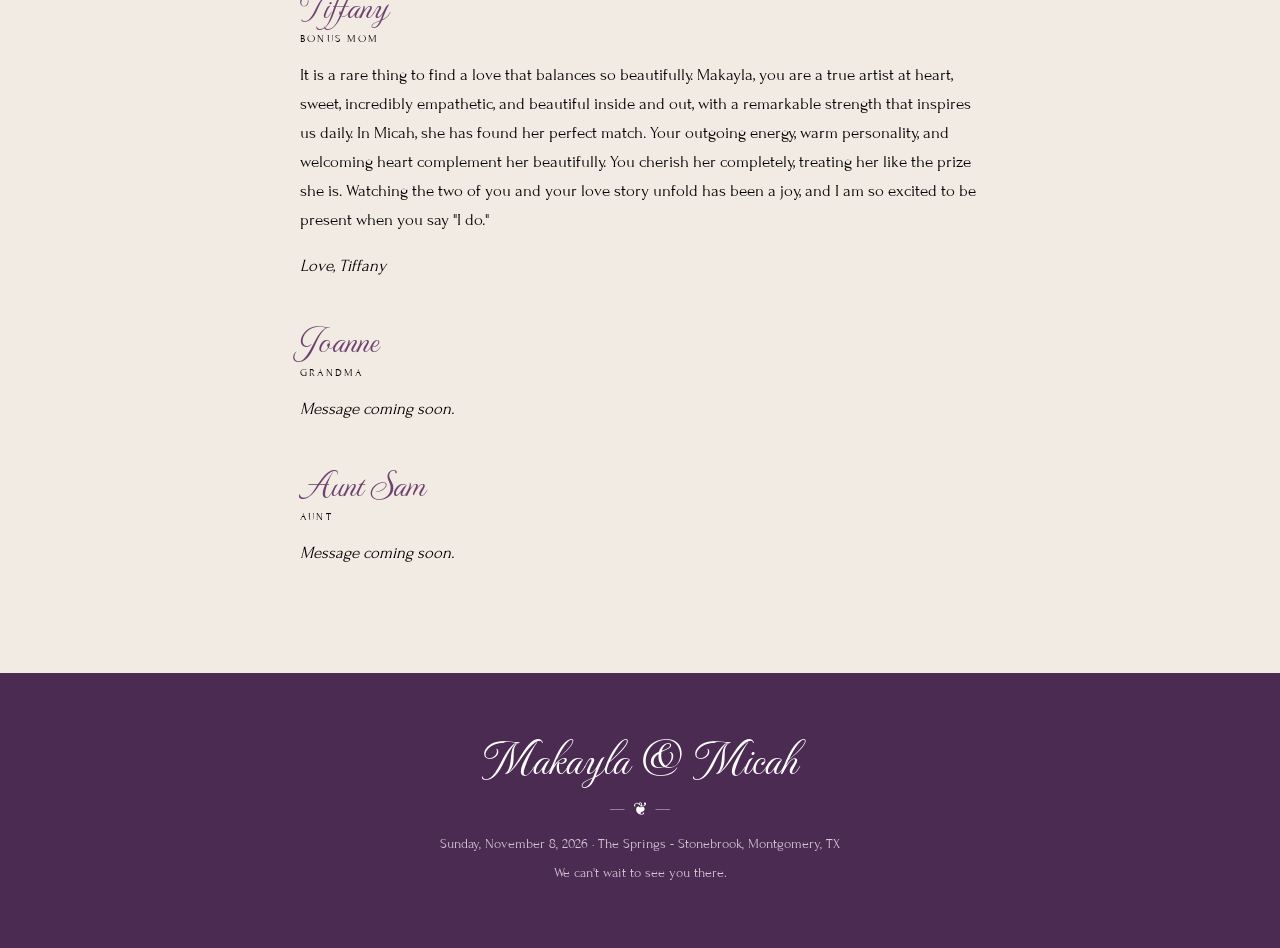
<file: from-the-parents.html>
<!DOCTYPE html>
<html lang="en">
<head>
  <meta charset="UTF-8" />
  <meta name="viewport" content="width=device-width, initial-scale=1.0" />
  <title>From the Parents · Makayla &amp; Micah</title>
  <meta name="description" content="Notes of love from the parents, grandparents, aunts, and everybody for Makayla and Micah." />
  <link rel="preconnect" href="https://fonts.googleapis.com" />
  <link rel="preconnect" href="https://fonts.gstatic.com" crossorigin />
  <link href="https://fonts.googleapis.com/css2?family=Forum&family=MonteCarlo&display=swap" rel="stylesheet" />
  <link rel="stylesheet" href="css/styles.css" />
</head>
<body>

  <!-- ===================== NAV ===================== -->
  <nav class="nav">
    <div class="container nav__inner">
      <a class="nav__brand" href="index.html">M &amp; M</a>
      <button class="nav__toggle" aria-label="Open menu">☰</button>
      <ul class="nav__links">
        <li><a href="index.html">Home</a></li>
        <li><a href="story.html">Our Story</a></li>
        <li><a href="from-the-couple.html">From the Couple</a></li>
        <li><a href="from-the-parents.html" class="is-active">From the Parents</a></li>
        <li><a href="travel.html">Travel &amp; Registry</a></li>
      </ul>
    </div>
  </nav>

  <!-- ===================== FROM THE PARENTS ===================== -->
  <section class="section section--cream center">
    <div class="container">
      <p class="eyebrow">With Love</p>
      <h1>From the Parents</h1>
      <p class="parents-sub">(and aunts and grandma and everybody)</p>
      <div class="divider divider--onlight"></div>

      <div class="parent-notes">
        <div class="parent-note">
          <div class="parent-note__name">Allison</div>
          <div class="parent-note__rel">Micah's Mom</div>
          <p class="parent-note__msg">Micah,</p>
          <p class="parent-note__msg">
            From the day you were born you have brought so much love, light and joy to
            my life. I'm beyond proud of the young man you have grown into. Now, the
            blessing you are to me simply grows with the addition of Makayla to our
            family! I've witnessed your young love grow over the years, from the high
            school crush, to Micah sneaking out of our apartment to be with Mak, to the
            disagreements, then compromises, maturing together, and most of all the
            grace you both give each other.
          </p>
          <p class="parent-note__msg">
            I've watched how your love for each other grew beyond feelings into
            intentional consistent supporting loving actions. I'm so happy for you both
            and thrilled to share in the celebration of your commitment. I pray for you
            both to be blessed with a lifetime together full of continued love,
            partnership, and grace. Congratulations!
          </p>
          <p class="parent-note__msg parent-note__sign">Love, Mom</p>
        </div>
        <div class="parent-note">
          <div class="parent-note__name">Emily</div>
          <div class="parent-note__rel">Makayla's Mom</div>
          <p class="parent-note__msg">Makayla,</p>
          <p class="parent-note__msg">
            I may not have given birth to you from my own womb, but I got you as soon
            as I could, and I will forever be grateful that I get to call you my
            daughter and that you call me Mom.
          </p>
          <p class="parent-note__msg">
            Through the highs, the lows, and everything in between, our bond has grown
            into something I cherish more than words can explain. We have always been
            close, but these last few years have been some of my absolute favorites.
            Watching you grow has been one of the greatest gifts of my life. I
            cherished every stage of watching you become the woman you are today, and
            I could not be more proud of you.
          </p>
          <p class="parent-note__msg">
            I still remember when I first started dating Stephanie. I told her,
            "Listen, my kids come first. Even my adult daughter. If I'm anywhere and
            she needs me, I'm gone and I'm there for her. She may be an adult, but she
            is mine, and we are a package deal." And I meant every word.
          </p>
          <p class="parent-note__msg">
            Over the years, I have watched you find yourself, chase your dreams,
            stumble, get back up, and keep moving forward. Even on the days when you
            don't feel like you can keep going, you somehow do. You are stronger and
            more like me than blood could ever make us, and I hope you always know how
            incredibly proud I am of the woman you have become.
          </p>
          <p class="parent-note__msg">
            I never knew that I could love a child I chose rather than birthed just as
            deeply as I love Jayce. But you completely broke that mold and showed me
            that there is more than one way to become a mom. You made me a girl mom,
            too, and I wouldn't trade that experience for anything. Getting to grow
            closer to you and Micah over these last several years has been such a joy.
            We have watched you grow, fall, get back up, and continue building a life
            together, and getting to witness that has been a privilege.
          </p>
          <p class="parent-note__msg">
            I hope you both always know that you have a permanent cheerleading squad in
            your corner. You will always have a warm place to come play games and eat
            entirely too much food, a stocked collection of your favorite comfort items
            when you need them, and a strong foundation to lean on when life gets hard.
            You will also always have someone who will support you, guide you,
            encourage you, and, when necessary, tell you the things you may not want
            to hear but need to.
          </p>
          <p class="parent-note__msg">
            Most of all, I hope you both forever know that our doors are wide open for
            you, no matter what. There is always a place for you here. There is always
            love here. There is always family here. I love you both like my own, and
            that will never change.
          </p>
          <p class="parent-note__msg">
            Watching you begin this next chapter together feels like the perfect way to
            close one door and open another. I cannot wait to watch where this journey
            takes you, to celebrate the life you are building together, and to stand
            beside you as you step into everything that comes next.
          </p>
          <p class="parent-note__msg">
            I am so proud of you. I am so proud of you both. I am endlessly grateful
            that I get to call you my daughter and him my son. I love you both more
            than you will ever know.
          </p>
          <p class="parent-note__msg">Now let's wrap this up and plan our next family vacation!</p>
          <p class="parent-note__msg parent-note__sign">Love, Mom</p>
        </div>
        <div class="parent-note">
          <div class="parent-note__name">Stephanie</div>
          <div class="parent-note__rel">Bonus Mom</div>
          <!-- ✏️ Stephanie's message here -->
          <p class="parent-note__msg"><em>Message coming soon.</em></p>
        </div>
        <div class="parent-note">
          <div class="parent-note__name">Mitchell</div>
          <div class="parent-note__rel">Makayla's Dad</div>
          <p class="parent-note__msg">Makayla,</p>
          <p class="parent-note__msg">
            The thought of you has always filled me with pride. Even before I got to
            meet you, I would sing you songs and read you stories. The night you were
            born, I was instantly smitten and completely in love, for real, for the
            first time in my life. I didn't have the first clue as to <em>what</em> to
            do; all I wanted to do was love you and protect that little helpless thing
            that kept yelling at me.
          </p>
          <p class="parent-note__msg">
            Watching you grow into the strong, capable, and empathetic woman that you
            became has been one of the greatest joys of my life. All the strings of
            questions, all the learning moments, all the worry and all the hugs along
            the way have all added up to… you. I could not be more proud of you and
            your care for people, or your love for the creepy crawlies that often get
            no love at all.
          </p>
          <p class="parent-note__msg">
            Micah, seeing you grow from a boy fresh out of high school into a man with
            respect, passion, and responsibility has been a delight that I'm glad I
            could have a small part in. Watching, and being a part of, you and
            Makayla learn, compromise, break and heal as your love for one another has
            grown has been yet another privilege. I've been calling you "Son" for a
            while now, and I'm thrilled to see the journey you two are taking to its
            next step.
          </p>
          <p class="parent-note__msg">
            Hold to one another, and hold on tight. Getting married is a goal, and
            staying married is an entirely different goal. Always ask yourself "is this
            worth it" before allowing an argument. Always remind yourself and your
            partner how much you care by what you do. Things will happen, things will
            break, things will get hard, but they can always be handled, they can
            always be fixed, and it will always get easier. Just hold on to one
            another. I'm so thrilled to be a part of the journey, and I love you both.
          </p>
          <p class="parent-note__msg parent-note__sign">Love, Dad</p>
        </div>
        <div class="parent-note">
          <div class="parent-note__name">Tiffany</div>
          <div class="parent-note__rel">Bonus Mom</div>
          <p class="parent-note__msg">
            It is a rare thing to find a love that balances so beautifully. Makayla,
            you are a true artist at heart, sweet, incredibly empathetic, and
            beautiful inside and out, with a remarkable strength that inspires us
            daily. In Micah, she has found her perfect match. Your outgoing energy,
            warm personality, and welcoming heart complement her beautifully. You
            cherish her completely, treating her like the prize she is. Watching the
            two of you and your love story unfold has been a joy, and I am so excited
            to be present when you say "I do."
          </p>
          <p class="parent-note__msg parent-note__sign">Love, Tiffany</p>
        </div>
        <div class="parent-note">
          <div class="parent-note__name">Joanne</div>
          <div class="parent-note__rel">Grandma</div>
          <!-- ✏️ Joann's message here -->
          <p class="parent-note__msg"><em>Message coming soon.</em></p>
        </div>
        <div class="parent-note">
          <div class="parent-note__name">Aunt Sam</div>
          <div class="parent-note__rel">Aunt</div>
          <!-- ✏️ Aunt Sam's message here -->
          <p class="parent-note__msg"><em>Message coming soon.</em></p>
        </div>
      </div>
    </div>
  </section>

  <!-- ===================== FOOTER ===================== -->
  <footer class="footer">
    <div class="container">
      <div class="footer__names">Makayla &amp; Micah</div>
      <div class="divider"></div>
      <p>Sunday, November 8, 2026 &middot; The Springs - Stonebrook, Montgomery, TX</p>
      <p>We can't wait to see you there.</p>
    </div>
  </footer>

  <script src="js/main.js"></script>
  <script src="js/music.js"></script>
</body>
</html>
</file>
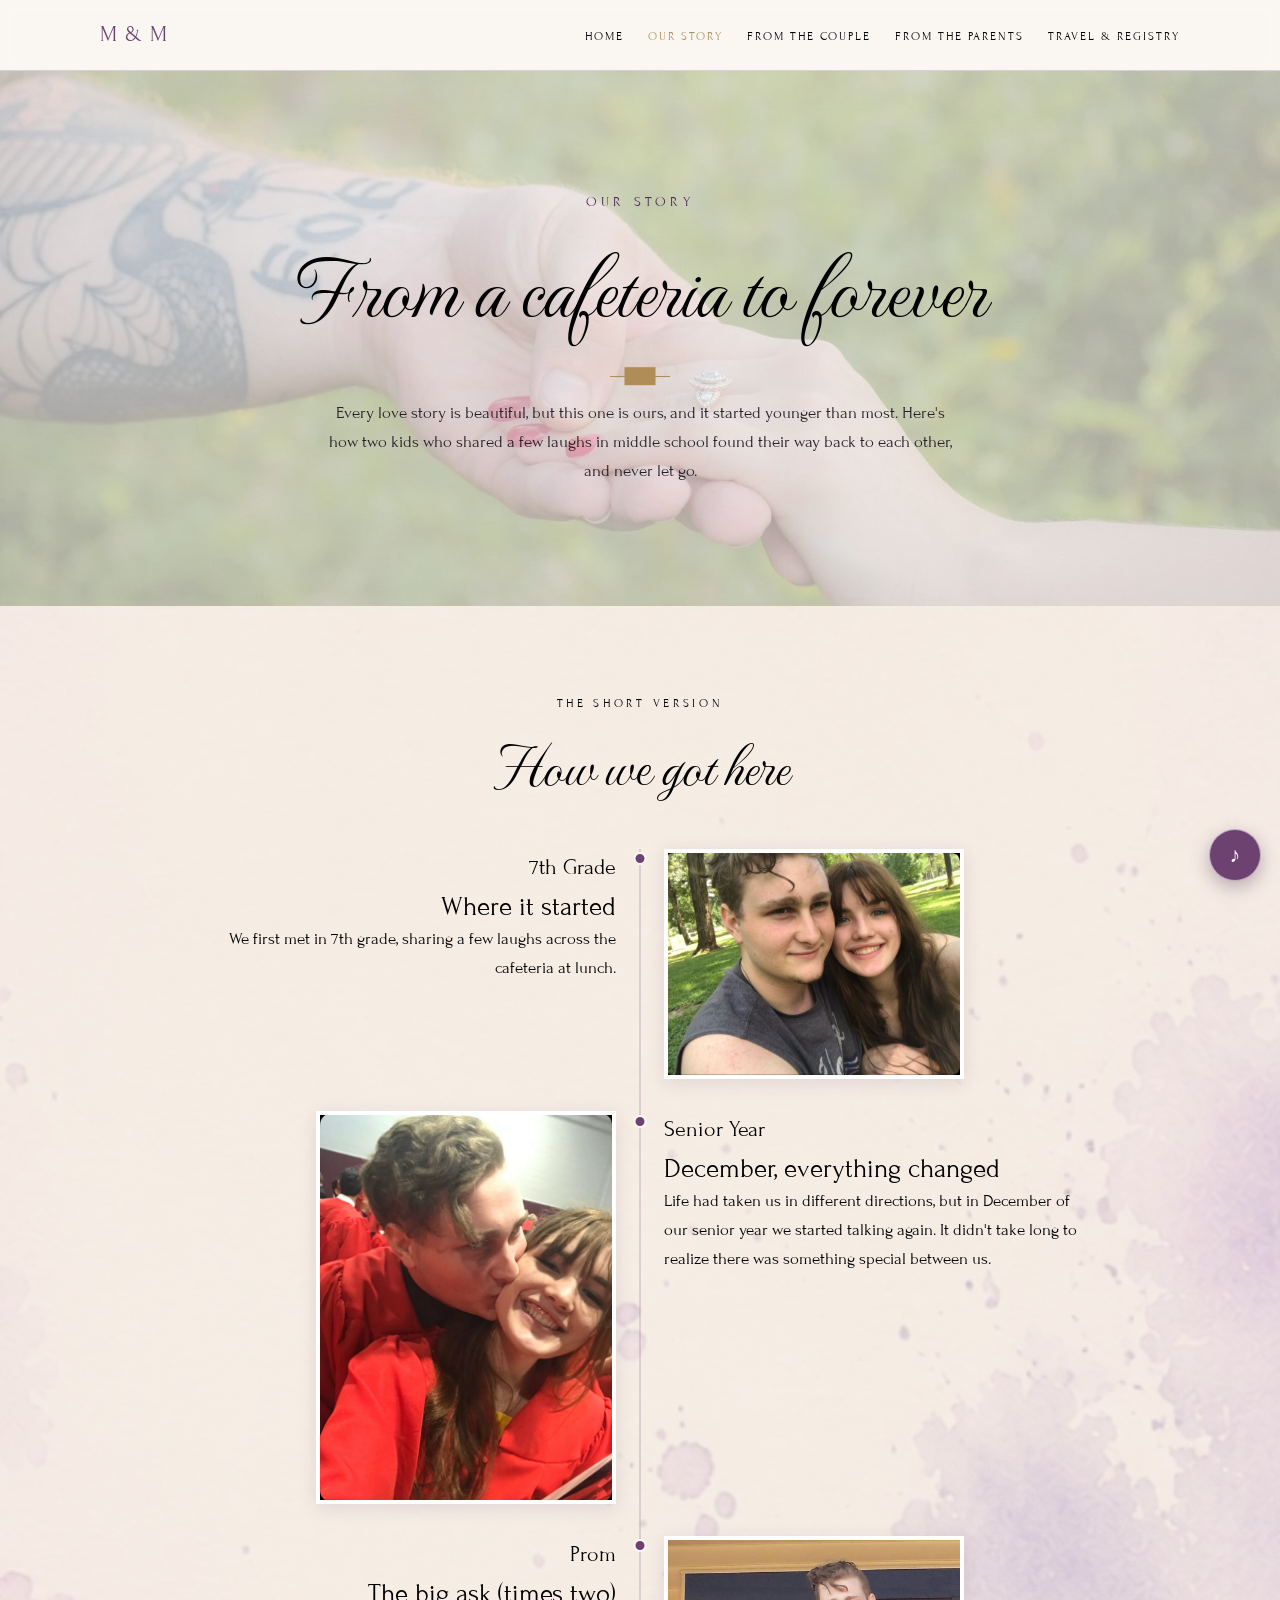
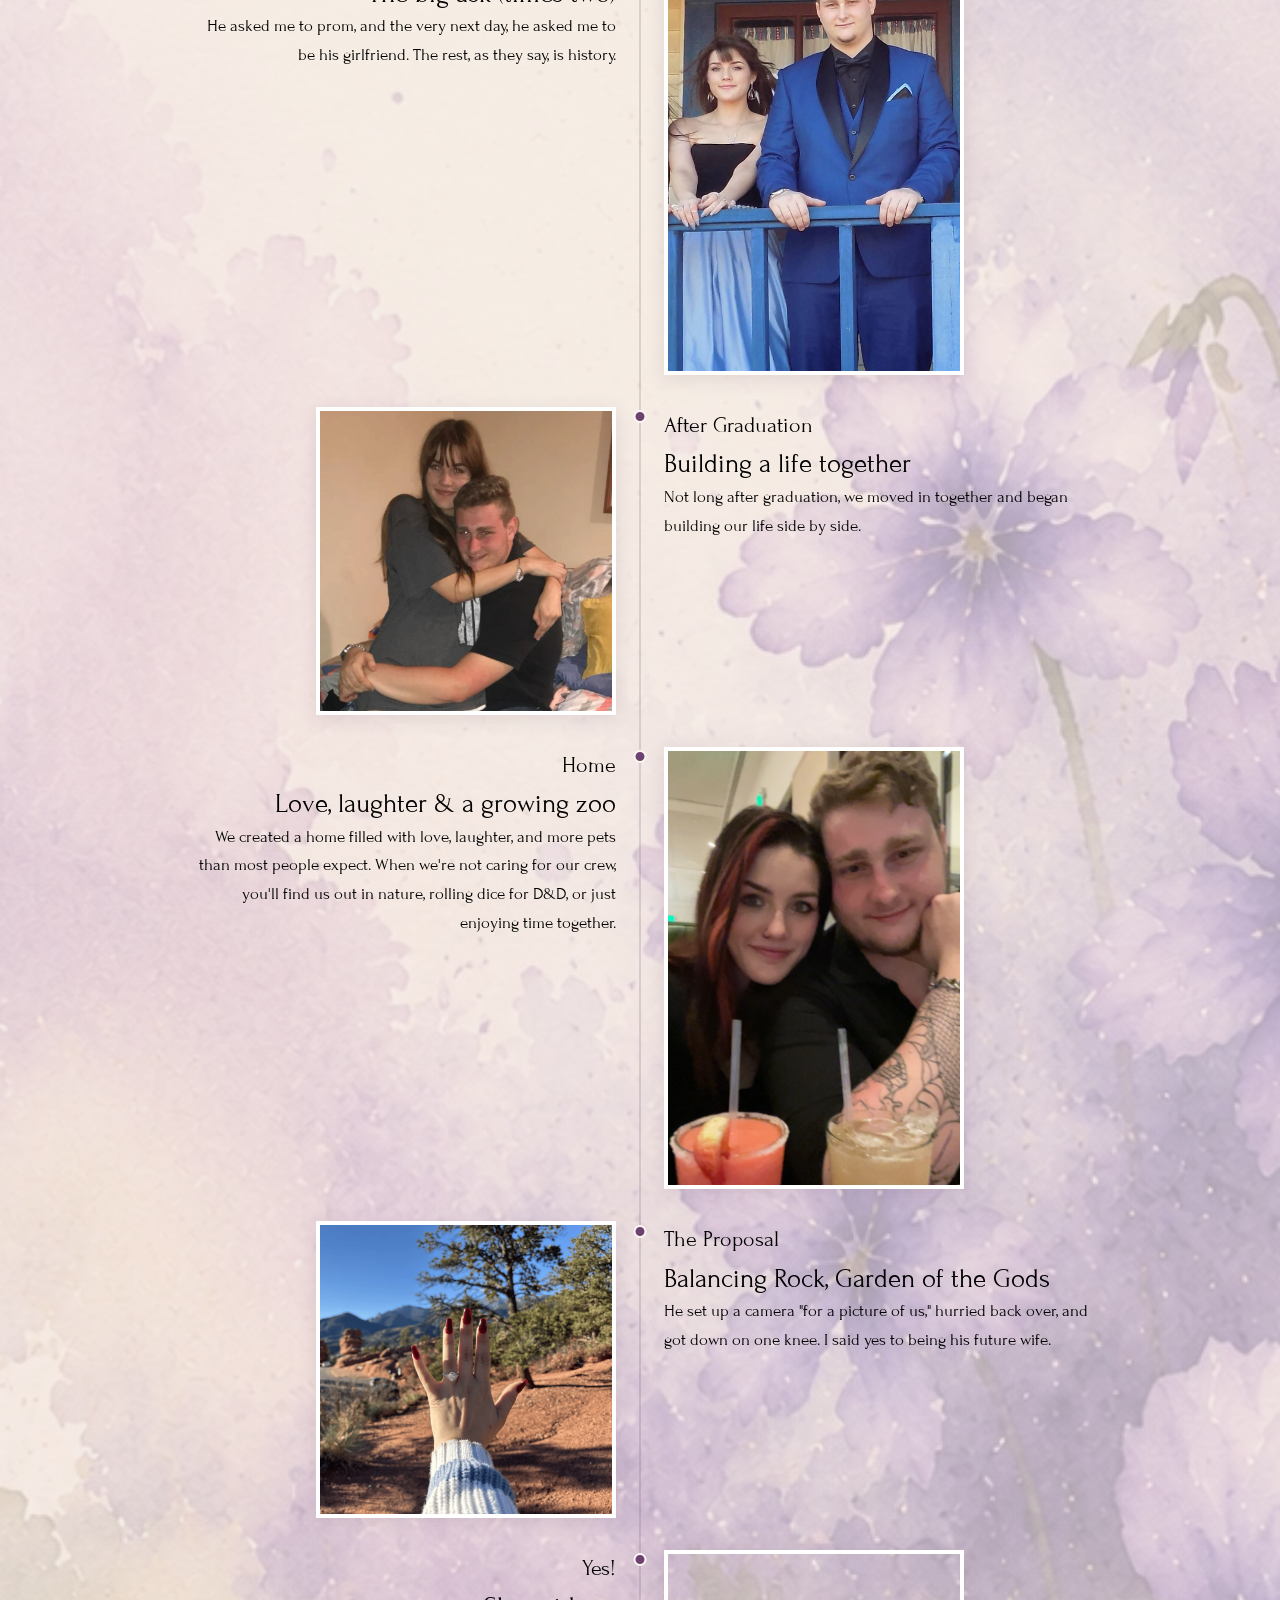
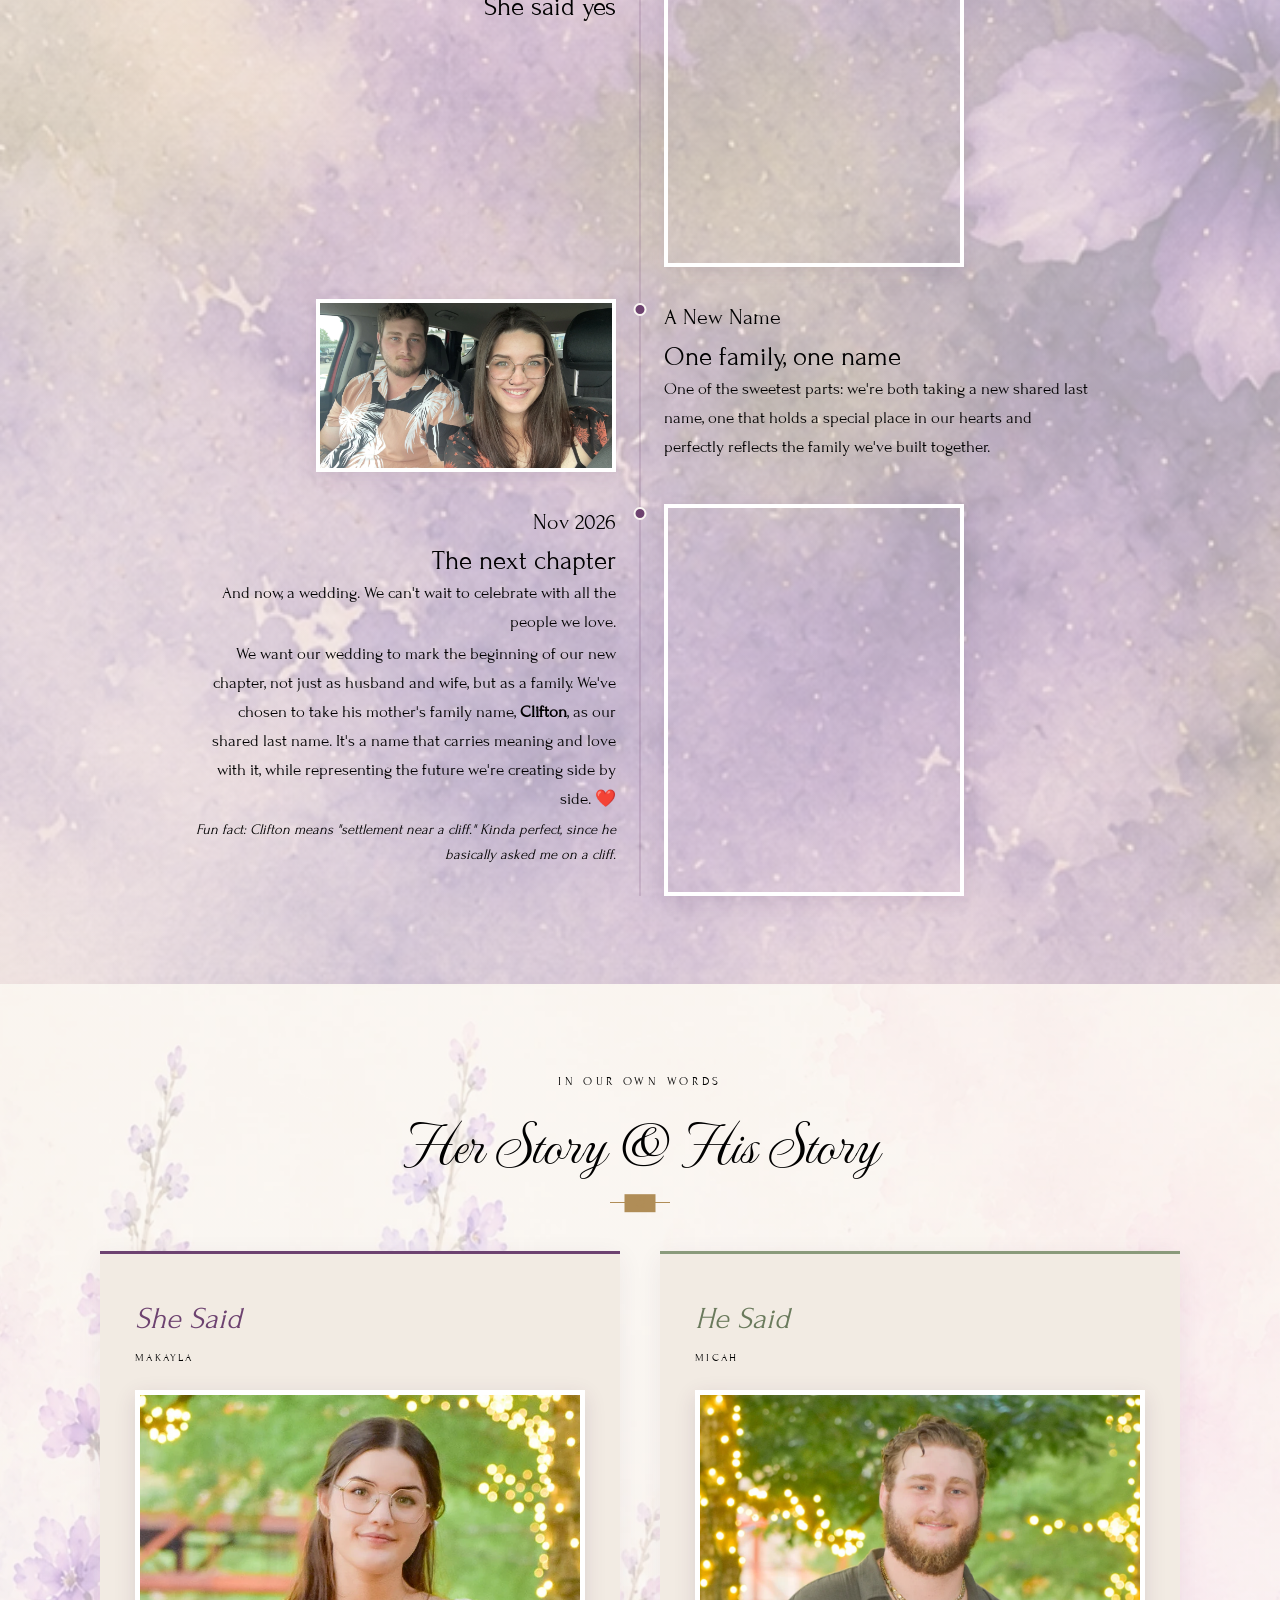
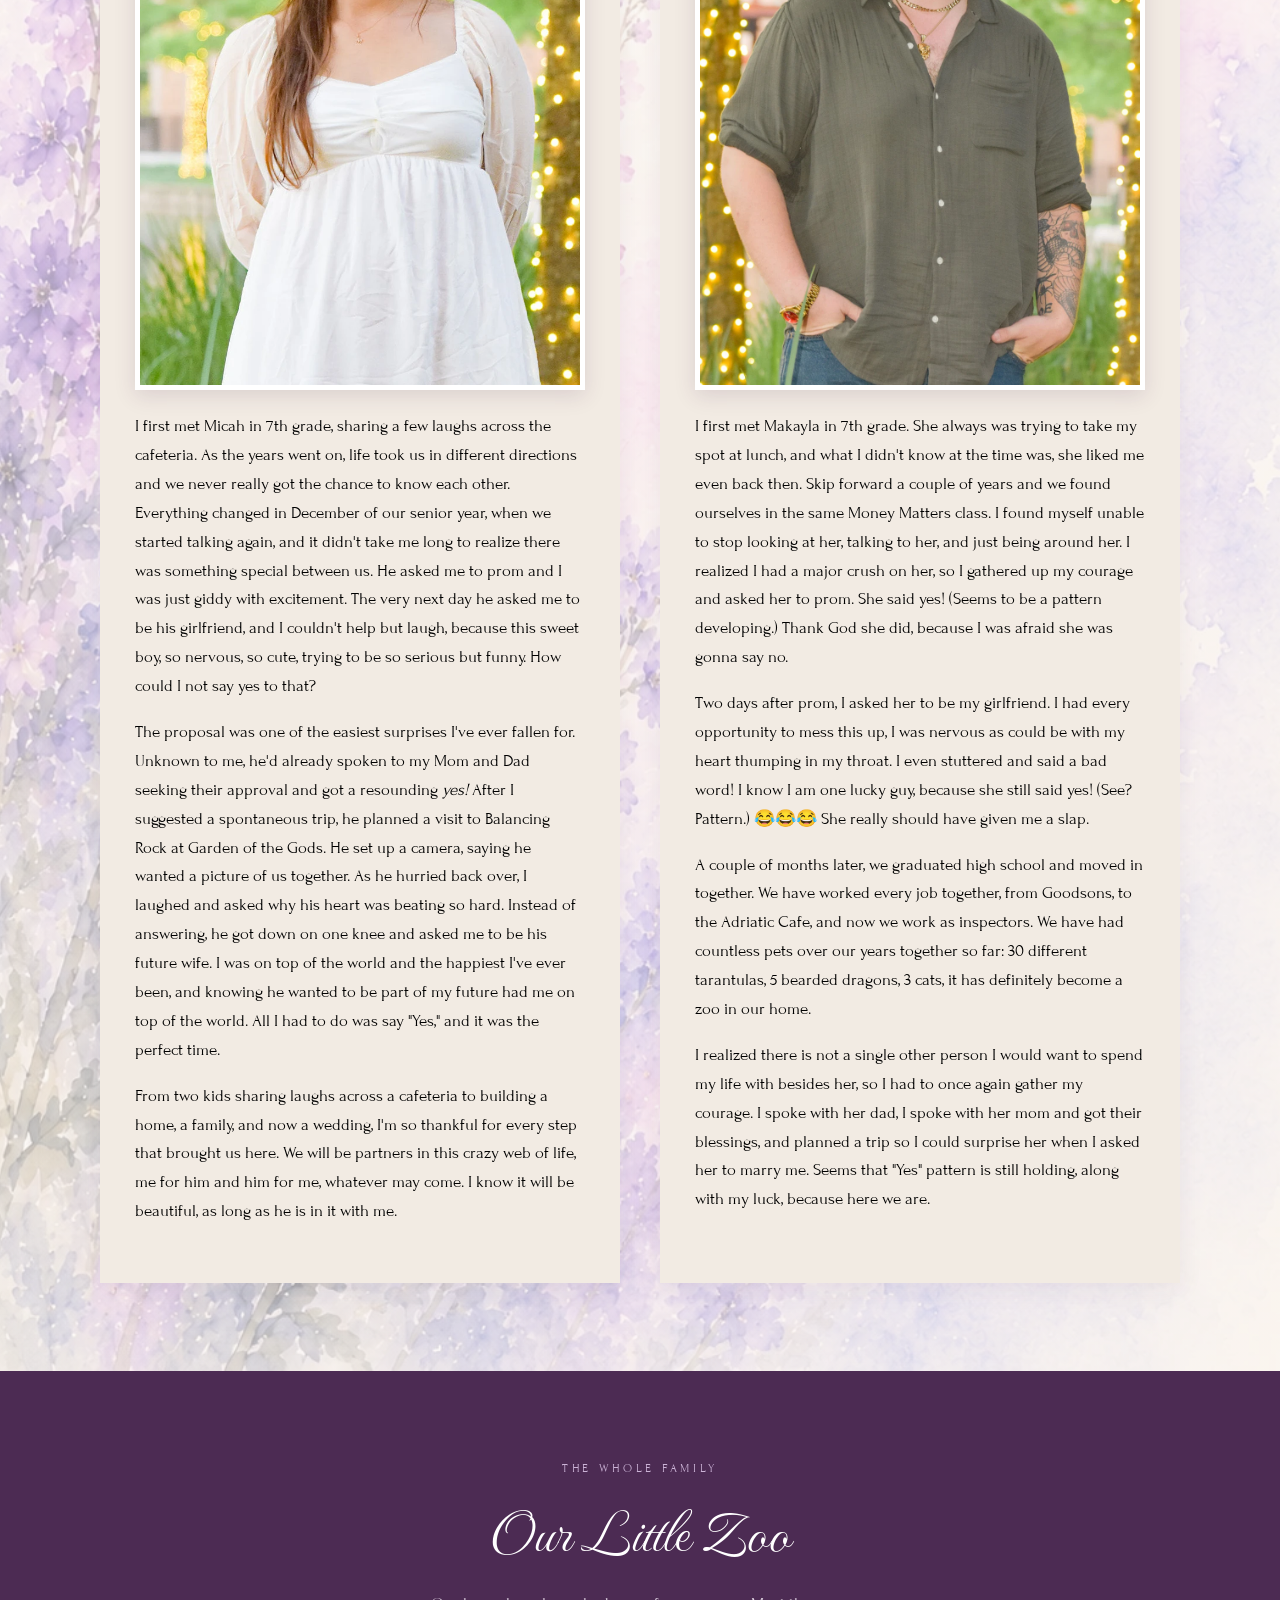
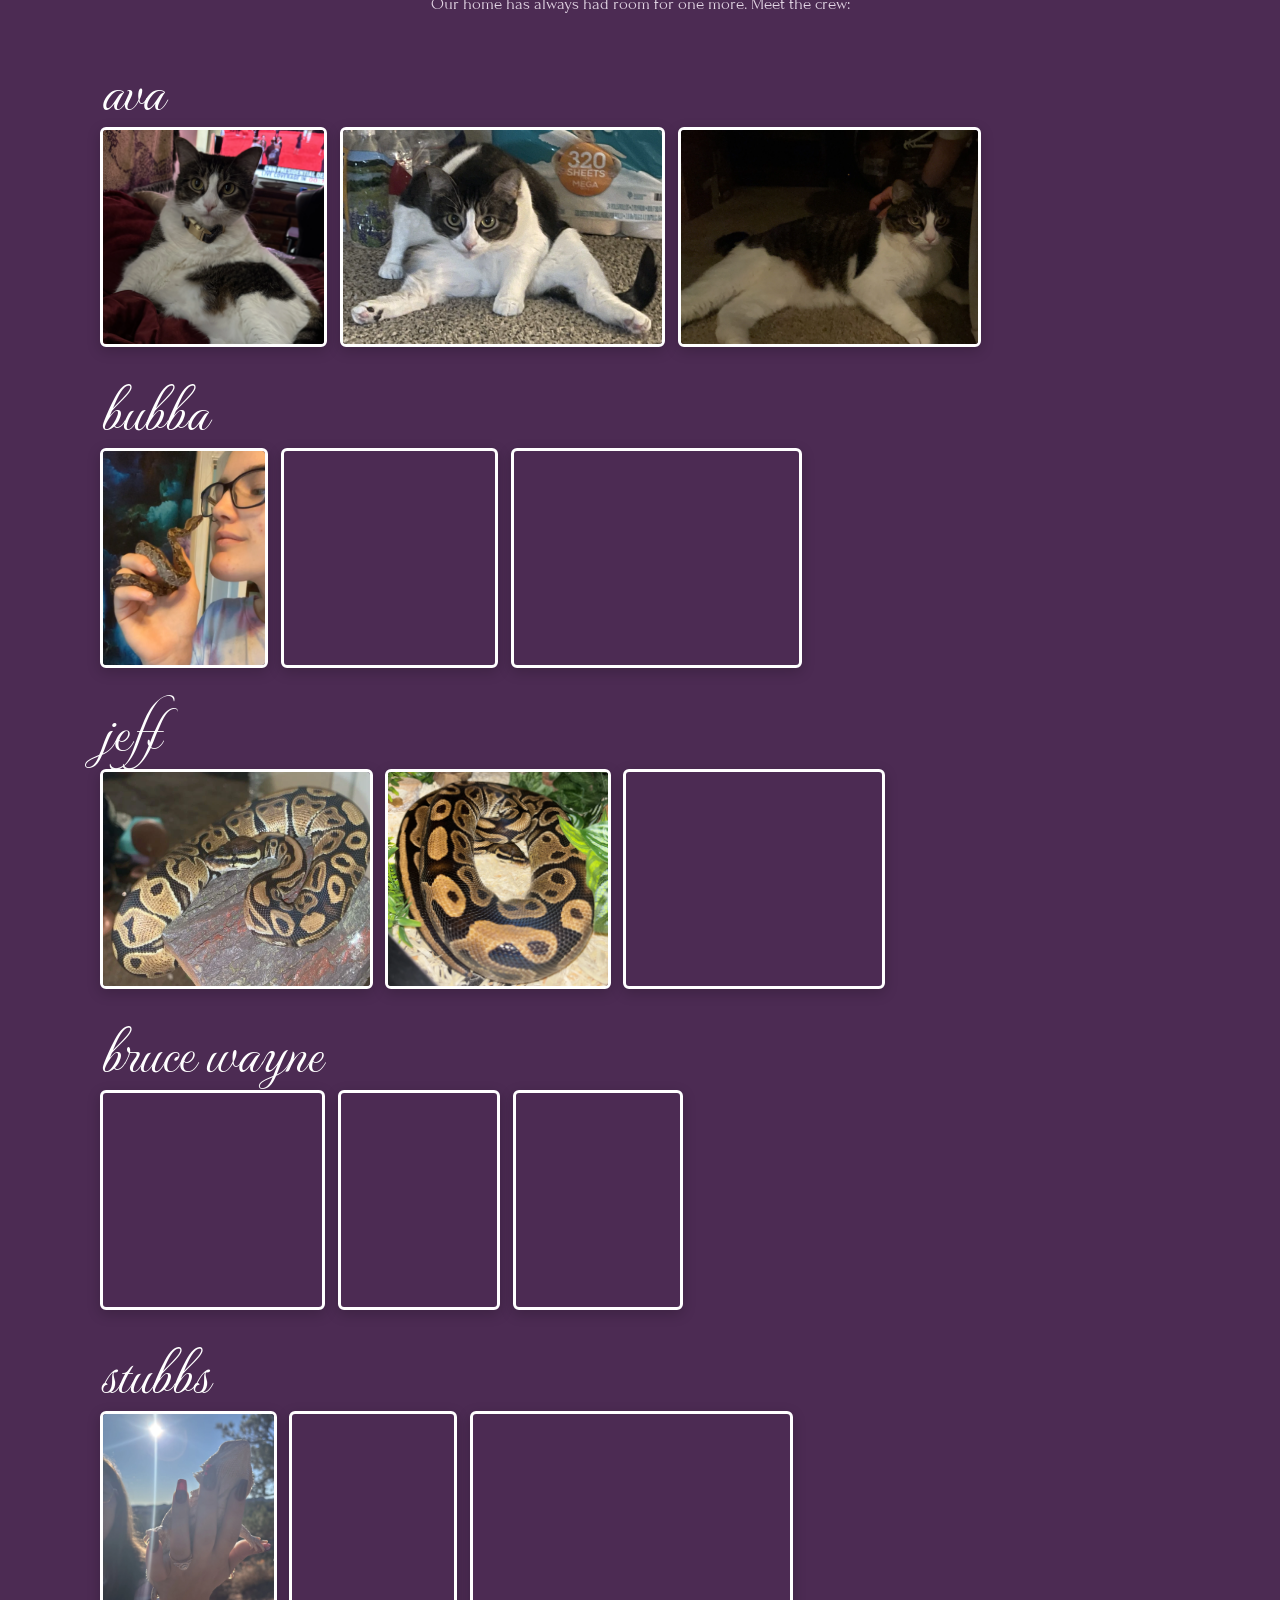
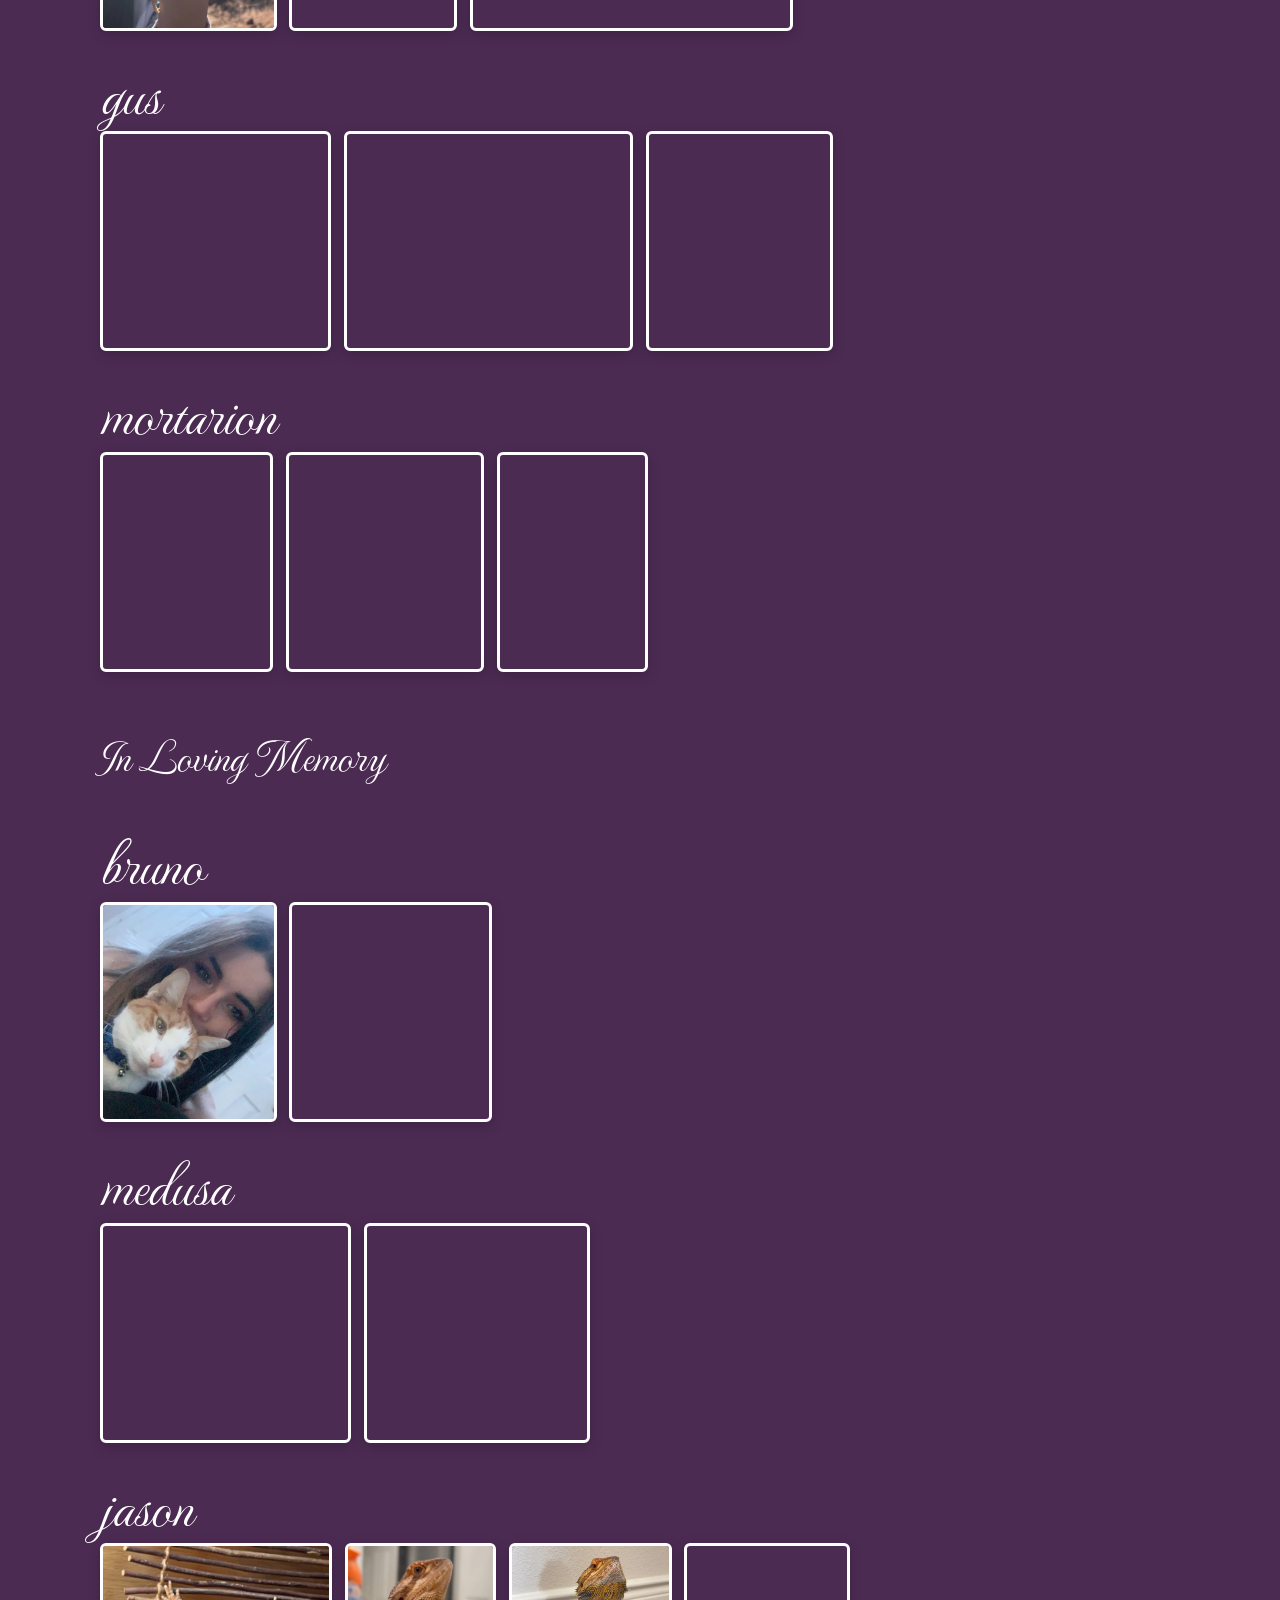
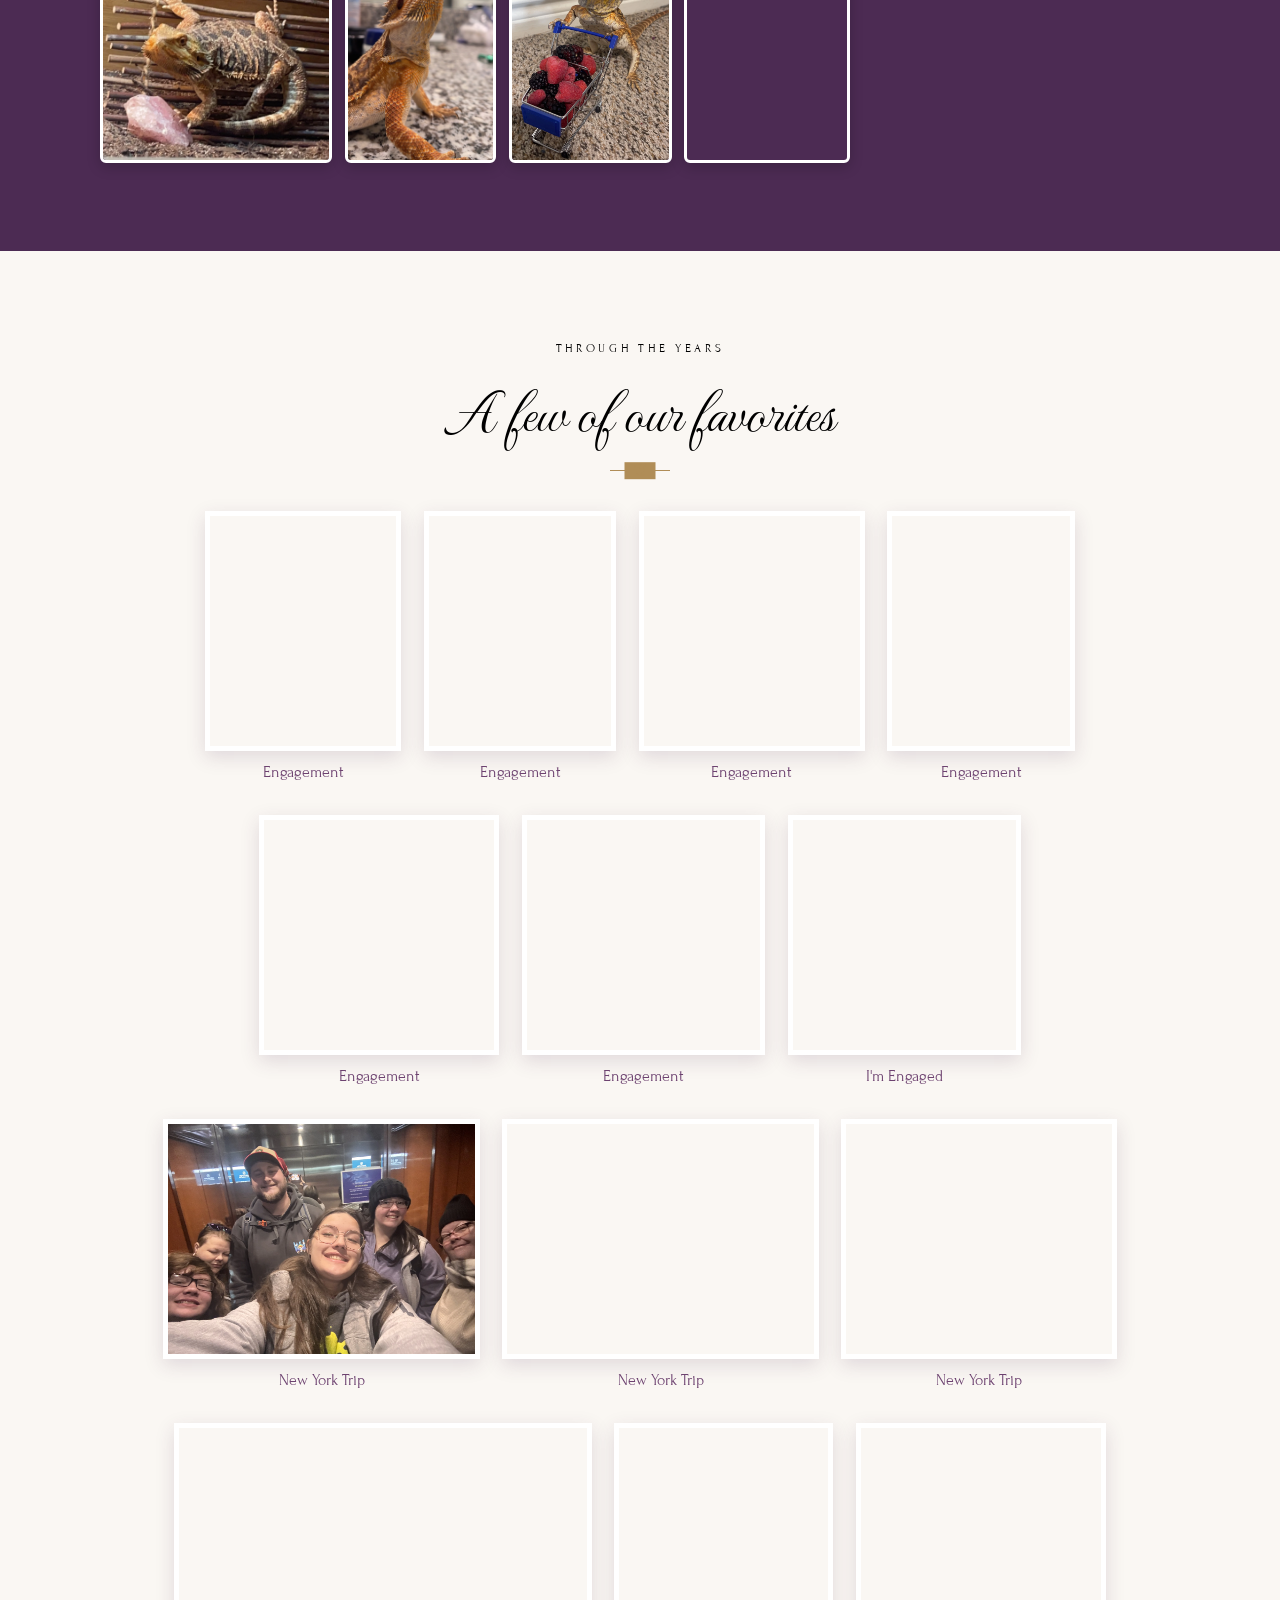
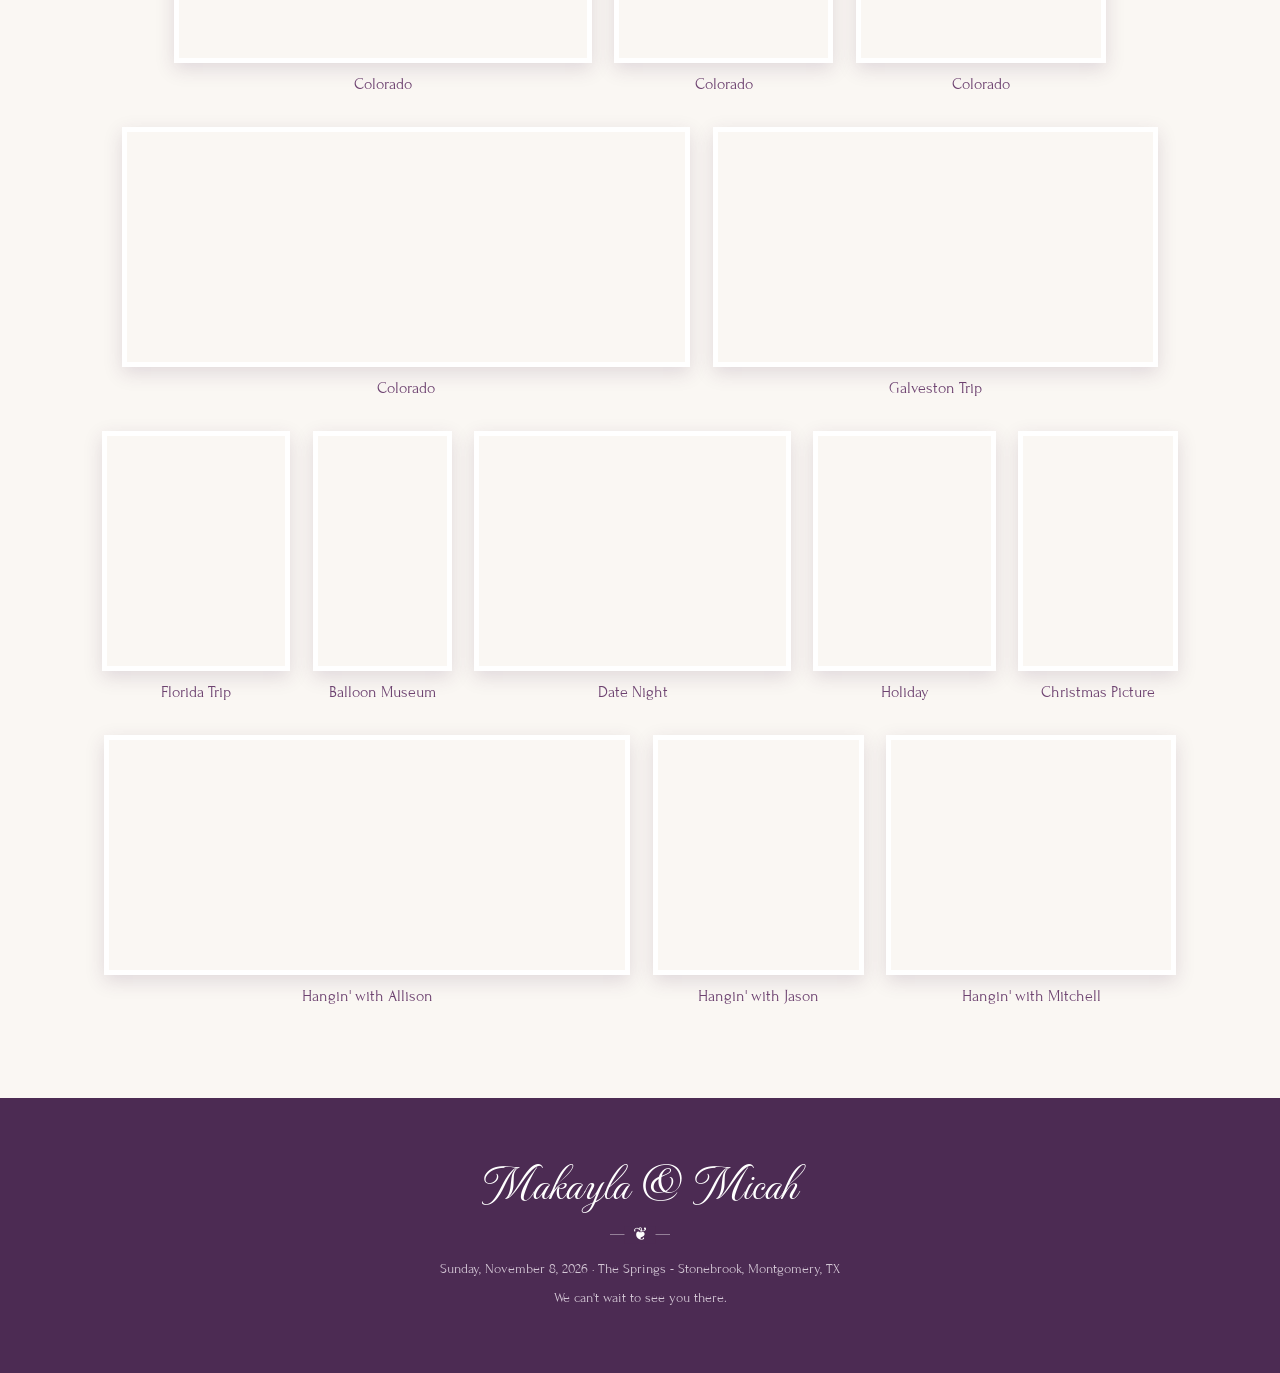
<file: story.html>
<!DOCTYPE html>
<html lang="en">
<head>
  <meta charset="UTF-8" />
  <meta name="viewport" content="width=device-width, initial-scale=1.0" />
  <title>Our Story · Makayla &amp; Micah</title>
  <meta name="description" content="How Makayla and Micah met in 7th grade, built a home and a family, and got engaged at Garden of the Gods." />
  <link rel="preconnect" href="https://fonts.googleapis.com" />
  <link rel="preconnect" href="https://fonts.gstatic.com" crossorigin />
  <link href="https://fonts.googleapis.com/css2?family=Forum&family=MonteCarlo&display=swap" rel="stylesheet" />
  <link rel="stylesheet" href="css/styles.css" />
</head>
<body>

  <!-- ===================== NAV ===================== -->
  <nav class="nav">
    <div class="container nav__inner">
      <a class="nav__brand" href="index.html">M &amp; M</a>
      <button class="nav__toggle" aria-label="Open menu">☰</button>
      <ul class="nav__links">
        <li><a href="index.html">Home</a></li>
        <li><a href="story.html" class="is-active">Our Story</a></li>
        <li><a href="from-the-couple.html">From the Couple</a></li>
        <li><a href="from-the-parents.html">From the Parents</a></li>
        <li><a href="travel.html">Travel &amp; Registry</a></li>
      </ul>
    </div>
  </nav>

  <!-- ===================== INTRO ===================== -->
  <section class="section section--art-storyintro center">
    <div class="container">
      <p class="eyebrow">Our Story</p>
      <h1>From a cafeteria to forever</h1>
      <div class="divider divider--onlight"></div>
      <p class="lede">
        Every love story is beautiful, but this one is ours, and it started younger
        than most. Here's how two kids who shared a few laughs in middle school found
        their way back to each other, and never let go.
      </p>
    </div>
  </section>

  <!-- ===================== TIMELINE ===================== -->
  <section class="section section--art-story">
    <div class="container center">
      <p class="eyebrow">The Short Version</p>
      <h2>How we got here</h2>
      <div class="timeline">
        <div class="tl">
          <div class="tl__text">
            <div class="tl__year">7th Grade</div>
            <h3>Where it started</h3>
            <p>We first met in 7th grade, sharing a few laughs across the cafeteria at lunch.</p>
          </div>
          <img class="tl__photo" src="assets/timeline/hangout.webp" alt="7th Grade, where it started" loading="lazy" decoding="async" />
        </div>
        <div class="tl">
          <div class="tl__text">
            <div class="tl__year">Senior Year</div>
            <h3>December, everything changed</h3>
            <p>Life had taken us in different directions, but in December of our senior year we started talking again. It didn't take long to realize there was something special between us.</p>
          </div>
          <img class="tl__photo" src="assets/timeline/graduation_01.webp" alt="Senior year" loading="lazy" decoding="async" />
        </div>
        <div class="tl">
          <div class="tl__text">
            <div class="tl__year">Prom</div>
            <h3>The big ask (times two)</h3>
            <p>He asked me to prom, and the very next day, he asked me to be his girlfriend. The rest, as they say, is history.</p>
          </div>
          <img class="tl__photo" src="assets/timeline/prom_01.webp" alt="Prom night" loading="lazy" decoding="async" />
        </div>
        <div class="tl">
          <div class="tl__text">
            <div class="tl__year">After Graduation</div>
            <h3>Building a life together</h3>
            <p>Not long after graduation, we moved in together and began building our life side by side.</p>
          </div>
          <img class="tl__photo" src="assets/timeline/couple_1stapt.webp" alt="Our first apartment" loading="lazy" decoding="async" />
        </div>
        <div class="tl">
          <div class="tl__text">
            <div class="tl__year">Home</div>
            <h3>Love, laughter &amp; a growing zoo</h3>
            <p>We created a home filled with love, laughter, and more pets than most people expect. When we're not caring for our crew, you'll find us out in nature, rolling dice for D&amp;D, or just enjoying time together.</p>
          </div>
          <img class="tl__photo" src="assets/timeline/couple_margs.webp" alt="Home life" loading="lazy" decoding="async" />
        </div>
        <div class="tl">
          <div class="tl__text">
            <div class="tl__year">The Proposal</div>
            <h3>Balancing Rock, Garden of the Gods</h3>
            <p>He set up a camera "for a picture of us," hurried back over, and got down on one knee. I said yes to being his future wife.</p>
          </div>
          <img class="tl__photo" src="assets/timeline/engagement_01.webp" alt="The proposal at Garden of the Gods" loading="lazy" decoding="async" />
        </div>
        <div class="tl">
          <div class="tl__text">
            <div class="tl__year">Yes!</div>
            <h3>She said yes</h3>
          </div>
          <img class="tl__photo" src="assets/timeline/engagement_02.webp" alt="She said yes" loading="lazy" decoding="async" />
        </div>
        <div class="tl">
          <div class="tl__text">
            <div class="tl__year">A New Name</div>
            <h3>One family, one name</h3>
            <p>One of the sweetest parts: we're both taking a new shared last name, one that holds a special place in our hearts and perfectly reflects the family we've built together.</p>
          </div>
          <img class="tl__photo" src="assets/timeline/couple.webp" alt="One family, one name" loading="lazy" decoding="async" />
        </div>
        <div class="tl">
          <div class="tl__text">
            <div class="tl__year">Nov 2026</div>
            <h3>The next chapter</h3>
            <p>And now, a wedding. We can't wait to celebrate with all the people we love.</p>
            <p id="clifton" style="scroll-margin-top:110px;">We want our wedding to mark the beginning of our new chapter, not just as husband and wife, but as a family. We've chosen to take his mother's family name, <strong>Clifton</strong>, as our shared last name. It's a name that carries meaning and love with it, while representing the future we're creating side by side. ❤️</p>
            <p style="font-size:.92rem;font-style:italic;">Fun fact: Clifton means "settlement near a cliff." Kinda perfect, since he basically asked me on a cliff.</p>
          </div>
          <img class="tl__photo" src="assets/timeline/venue_01.webp" alt="The Springs - Stonebrook" loading="lazy" decoding="async" />
        </div>
      </div>
    </div>
  </section>

  <!-- ===================== HIS / HER ===================== -->
  <section class="section section--art-herstory center">
    <div class="container">
      <p class="eyebrow">In Our Own Words</p>
      <h2>Her Story &amp; His Story</h2>
      <div class="divider divider--onlight"></div>

      <div class="dual">
        <!-- HER STORY -->
        <div class="dual__col">
          <div class="dual__heading">She Said</div>
          <p class="dual__sub">Makayla</p>
          <img class="dual__portrait" src="assets/photos/story_02.webp" alt="Makayla" />
          <p>
            I first met Micah in 7th grade, sharing a few laughs across the cafeteria.
            As the years went on, life took us in different directions and we never
            really got the chance to know each other. Everything changed in December
            of our senior year, when we started talking again, and it didn't take me
            long to realize there was something special between us. He asked me to prom
            and I was just giddy with excitement. The very next day he asked me to be
            his girlfriend, and I couldn't help but laugh, because this sweet boy, so
            nervous, so cute, trying to be so serious but funny. How could I not say
            yes to that?
          </p>
          <p>
            The proposal was one of the easiest surprises I've ever fallen for. Unknown
            to me, he'd already spoken to my Mom and Dad seeking their approval and got
            a resounding <em>yes!</em> After I suggested a spontaneous trip, he planned
            a visit to Balancing Rock at Garden of the Gods. He set up a camera, saying
            he wanted a picture of us together. As he hurried back over, I laughed and
            asked why his heart was beating so hard. Instead of answering, he got down
            on one knee and asked me to be his future wife. I was on top of the world
            and the happiest I've ever been, and knowing he wanted to be part of my
            future had me on top of the world. All I had to do was say "Yes," and it
            was the perfect time.
          </p>
          <p>
            From two kids sharing laughs across a cafeteria to building a home, a
            family, and now a wedding, I'm so thankful for every step that brought us
            here. We will be partners in this crazy web of life, me for him and him
            for me, whatever may come. I know it will be beautiful, as long as he is in
            it with me.
          </p>
        </div>

        <!-- HIS STORY -->
        <div class="dual__col dual__col--his">
          <div class="dual__heading">He Said</div>
          <p class="dual__sub">Micah</p>
          <img class="dual__portrait" src="assets/photos/story_03.webp" alt="Micah" />
          <p>
            I first met Makayla in 7th grade. She always was trying to take my spot
            at lunch, and what I didn't know at the time was, she liked me even back
            then. Skip forward a couple of years and we found ourselves in the same
            Money Matters class. I found myself unable to stop looking at her, talking
            to her, and just being around her. I realized I had a major crush on her,
            so I gathered up my courage and asked her to prom. She said yes! (Seems to
            be a pattern developing.) Thank God she did, because I was afraid she was
            gonna say no.
          </p>
          <p>
            Two days after prom, I asked her to be my girlfriend. I had every
            opportunity to mess this up, I was nervous as could be with my heart
            thumping in my throat. I even stuttered and said a bad word! I know I am
            one lucky guy, because she still said yes! (See? Pattern.) 😂😂😂 She really
            should have given me a slap.
          </p>
          <p>
            A couple of months later, we graduated high school and moved in together.
            We have worked every job together, from Goodsons, to the Adriatic Cafe,
            and now we work as inspectors. We have had countless pets over our years
            together so far: 30 different tarantulas, 5 bearded dragons, 3 cats, it
            has definitely become a zoo in our home.
          </p>
          <p>
            I realized there is not a single other person I would want to spend my
            life with besides her, so I had to once again gather my courage. I spoke
            with her dad, I spoke with her mom and got their blessings, and planned a
            trip so I could surprise her when I asked her to marry me. Seems that
            "Yes" pattern is still holding, along with my luck, because here we are.
          </p>
        </div>
      </div>
    </div>
  </section>

  <!-- ===================== THE ZOO ===================== -->
  <section class="section section--plum center">
    <div class="container">
      <p class="eyebrow">The Whole Family</p>
      <h2>Our Little Zoo</h2>
      <p class="lede" style="color:#e3d6e5;">
        Our home has always had room for one more. Meet the crew:
      </p>
      <div class="zoo">
        <div class="zoo-pet">
          <div class="zoo-pet__name">Ava</div>
          <div class="zoo-pet__row">
            <img src="assets/pets/ava_01.webp" alt="Ava" loading="lazy" decoding="async" />
            <img src="assets/pets/ava_21.webp" alt="Ava" loading="lazy" decoding="async" />
            <img src="assets/pets/ava_44.webp" alt="Ava" loading="lazy" decoding="async" />
          </div>
        </div>
        <div class="zoo-pet">
          <div class="zoo-pet__name">Bubba</div>
          <div class="zoo-pet__row">
            <img src="assets/pets/bubba_03.webp" alt="Bubba" loading="lazy" decoding="async" />
            <img src="assets/pets/bubba_04.webp" alt="Bubba" loading="lazy" decoding="async" />
            <img src="assets/pets/bubba_05.webp" alt="Bubba" loading="lazy" decoding="async" />
          </div>
        </div>
        <div class="zoo-pet">
          <div class="zoo-pet__name">Jeff</div>
          <div class="zoo-pet__row">
            <img src="assets/pets/jeff_01.webp" alt="Jeff" loading="lazy" decoding="async" />
            <img src="assets/pets/jeff_02.webp" alt="Jeff" loading="lazy" decoding="async" />
            <img src="assets/pets/jeff_03.webp" alt="Jeff" loading="lazy" decoding="async" />
          </div>
        </div>
        <div class="zoo-pet">
          <div class="zoo-pet__name">Bruce Wayne</div>
          <div class="zoo-pet__row">
            <img src="assets/pets/bruce_01.webp" alt="Bruce Wayne" loading="lazy" decoding="async" />
            <img src="assets/pets/bruce_02.webp" alt="Bruce Wayne" loading="lazy" decoding="async" />
            <img src="assets/pets/bruce_33.webp" alt="Bruce Wayne" loading="lazy" decoding="async" />
          </div>
        </div>
        <div class="zoo-pet">
          <div class="zoo-pet__name">Stubbs</div>
          <div class="zoo-pet__row">
            <img src="assets/pets/stubbs_01.webp" alt="Stubbs" loading="lazy" decoding="async" />
            <img src="assets/pets/stubbs_02.webp" alt="Stubbs" loading="lazy" decoding="async" />
            <img src="assets/pets/stubbs_03.webp" alt="Stubbs" loading="lazy" decoding="async" />
          </div>
        </div>
        <div class="zoo-pet">
          <div class="zoo-pet__name">Gus</div>
          <div class="zoo-pet__row">
            <img src="assets/pets/gus_01.webp" alt="Gus" loading="lazy" decoding="async" />
            <img src="assets/pets/gus_02.webp" alt="Gus" loading="lazy" decoding="async" />
            <img src="assets/pets/gus_33.webp" alt="Gus" loading="lazy" decoding="async" />
          </div>
        </div>
        <div class="zoo-pet">
          <div class="zoo-pet__name">Mortarion</div>
          <div class="zoo-pet__row">
            <img src="assets/pets/morty_01.webp" alt="Mortarion" loading="lazy" decoding="async" />
            <img src="assets/pets/morty_02.webp" alt="Mortarion" loading="lazy" decoding="async" />
            <img src="assets/pets/morty_03.webp" alt="Mortarion" loading="lazy" decoding="async" />
          </div>
        </div>
      </div>

      <div class="zoo-memoriam-title">In Loving Memory</div>
      <div class="zoo">
        <div class="zoo-pet">
          <div class="zoo-pet__name">Bruno</div>
          <div class="zoo-pet__row">
            <img src="assets/pets/bruno_01.webp" alt="Bruno" loading="lazy" decoding="async" />
            <img src="assets/pets/bruno_11.webp" alt="Bruno" loading="lazy" decoding="async" />
          </div>
        </div>
        <div class="zoo-pet">
          <div class="zoo-pet__name">Medusa</div>
          <div class="zoo-pet__row">
            <img src="assets/pets/medusa_01.webp" alt="Medusa" loading="lazy" decoding="async" />
            <img src="assets/pets/medusa_02.webp" alt="Medusa" loading="lazy" decoding="async" />
          </div>
        </div>
        <div class="zoo-pet">
          <div class="zoo-pet__name">Jason</div>
          <div class="zoo-pet__row">
            <img src="assets/pets/jason_01.webp" alt="Jason" loading="lazy" decoding="async" />
            <img src="assets/pets/jason_03.webp" alt="Jason" loading="lazy" decoding="async" />
            <img src="assets/pets/jason_06.webp" alt="Jason" loading="lazy" decoding="async" />
            <img src="assets/pets/jason_08.webp" alt="Jason" loading="lazy" decoding="async" />
          </div>
        </div>
      </div>
    </div>
  </section>

  <!-- ===================== GALLERY ===================== -->
  <section class="section center">
    <div class="container">
      <p class="eyebrow">Through the Years</p>
      <h2>A few of our favorites</h2>
      <div class="divider divider--onlight"></div>
      <div class="album">
        <figure class="album__item"><img src="assets/album/engagement_03.webp" alt="Engagement" loading="lazy" decoding="async" /><figcaption>Engagement</figcaption></figure>
        <figure class="album__item"><img src="assets/album/engagement_04.webp" alt="Engagement" loading="lazy" decoding="async" /><figcaption>Engagement</figcaption></figure>
        <figure class="album__item"><img src="assets/album/engagement_09.webp" alt="Engagement" loading="lazy" decoding="async" /><figcaption>Engagement</figcaption></figure>
        <figure class="album__item"><img src="assets/album/engagement_10.webp" alt="Engagement" loading="lazy" decoding="async" /><figcaption>Engagement</figcaption></figure>
        <figure class="album__item"><img src="assets/album/engagement_14.webp" alt="Engagement" loading="lazy" decoding="async" /><figcaption>Engagement</figcaption></figure>
        <figure class="album__item"><img src="assets/album/engagement_17.webp" alt="Engagement" loading="lazy" decoding="async" /><figcaption>Engagement</figcaption></figure>
        <figure class="album__item"><img src="assets/album/im_engaged_13.webp" alt="I'm Engaged" loading="lazy" decoding="async" /><figcaption>I'm Engaged</figcaption></figure>
        <figure class="album__item"><img src="assets/album/new_york_trip_01.webp" alt="New York Trip" loading="lazy" decoding="async" /><figcaption>New York Trip</figcaption></figure>
        <figure class="album__item"><img src="assets/album/New_York_trip_02.webp" alt="New York Trip" loading="lazy" decoding="async" /><figcaption>New York Trip</figcaption></figure>
        <figure class="album__item"><img src="assets/album/New_York_trip_03.webp" alt="New York Trip" loading="lazy" decoding="async" /><figcaption>New York Trip</figcaption></figure>
        <figure class="album__item"><img src="assets/album/colorado.webp" alt="Colorado" loading="lazy" decoding="async" /><figcaption>Colorado</figcaption></figure>
        <figure class="album__item"><img src="assets/album/colorado_34.webp" alt="Colorado" loading="lazy" decoding="async" /><figcaption>Colorado</figcaption></figure>
        <figure class="album__item"><img src="assets/album/colorado_35.webp" alt="Colorado" loading="lazy" decoding="async" /><figcaption>Colorado</figcaption></figure>
        <figure class="album__item"><img src="assets/album/colorado_37.webp" alt="Colorado" loading="lazy" decoding="async" /><figcaption>Colorado</figcaption></figure>
        <figure class="album__item"><img src="assets/album/galveston_trip.webp" alt="Galveston Trip" loading="lazy" decoding="async" /><figcaption>Galveston Trip</figcaption></figure>
        <figure class="album__item"><img src="assets/album/florida_trip.webp" alt="Florida Trip" loading="lazy" decoding="async" /><figcaption>Florida Trip</figcaption></figure>
        <figure class="album__item"><img src="assets/album/balloon_museum.webp" alt="Balloon Museum" loading="lazy" decoding="async" /><figcaption>Balloon Museum</figcaption></figure>
        <figure class="album__item"><img src="assets/album/date_night.webp" alt="Date Night" loading="lazy" decoding="async" /><figcaption>Date Night</figcaption></figure>
        <figure class="album__item"><img src="assets/album/holiday.webp" alt="Holiday" loading="lazy" decoding="async" /><figcaption>Holiday</figcaption></figure>
        <figure class="album__item"><img src="assets/album/christmas_picture.webp" alt="Christmas Picture" loading="lazy" decoding="async" /><figcaption>Christmas Picture</figcaption></figure>
        <figure class="album__item"><img src="assets/album/hangin_with_Allison.webp" alt="Hangin' with Allison" loading="lazy" decoding="async" /><figcaption>Hangin' with Allison</figcaption></figure>
        <figure class="album__item"><img src="assets/album/hangin_with_Jason.webp" alt="Hangin' with Jason" loading="lazy" decoding="async" /><figcaption>Hangin' with Jason</figcaption></figure>
        <figure class="album__item"><img src="assets/album/hangin_with_Mitchell.webp" alt="Hangin' with Mitchell" loading="lazy" decoding="async" /><figcaption>Hangin' with Mitchell</figcaption></figure>
      </div>
    </div>
  </section>

  <!-- ===================== FOOTER ===================== -->
  <footer class="footer">
    <div class="container">
      <div class="footer__names">Makayla &amp; Micah</div>
      <div class="divider"></div>
      <p>Sunday, November 8, 2026 &middot; The Springs - Stonebrook, Montgomery, TX</p>
      <p>We can't wait to see you there.</p>
    </div>
  </footer>

  <script src="js/main.js"></script>
  <script src="js/music.js"></script>
</body>
</html>
</file>
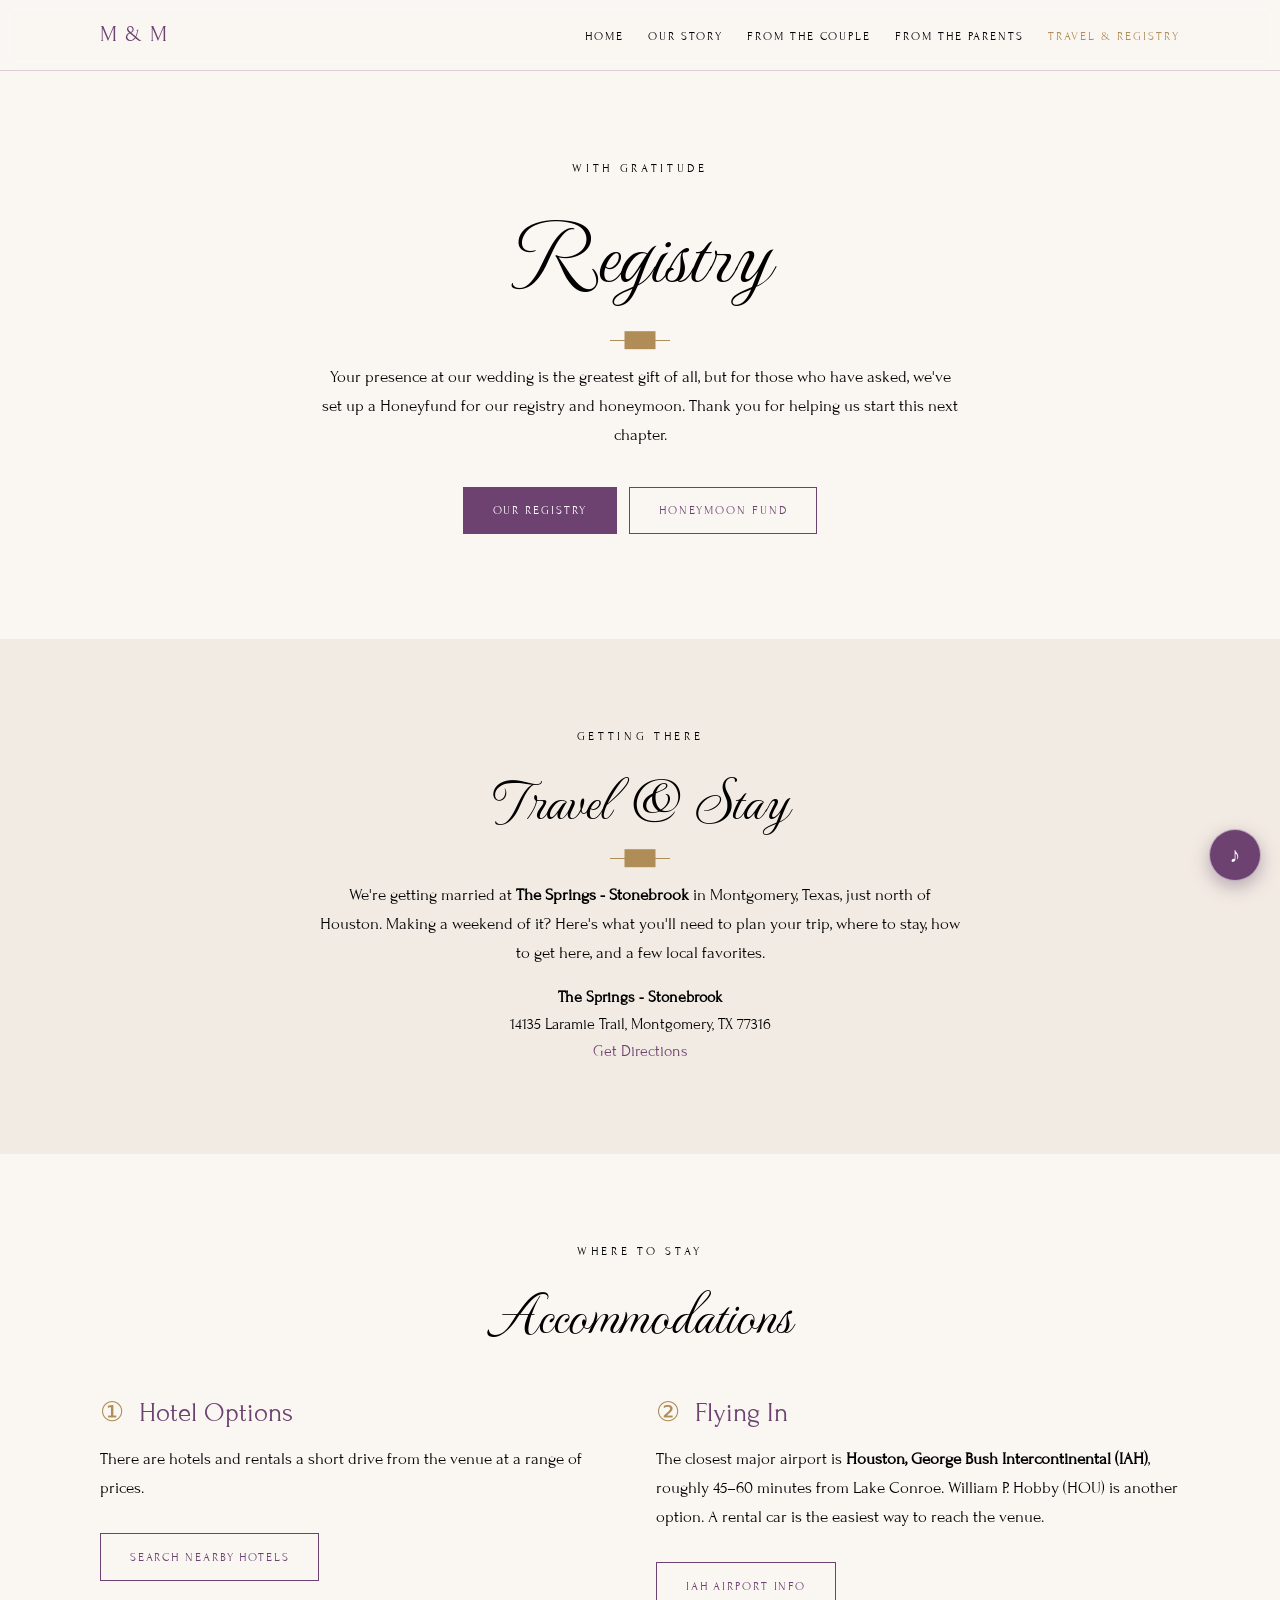
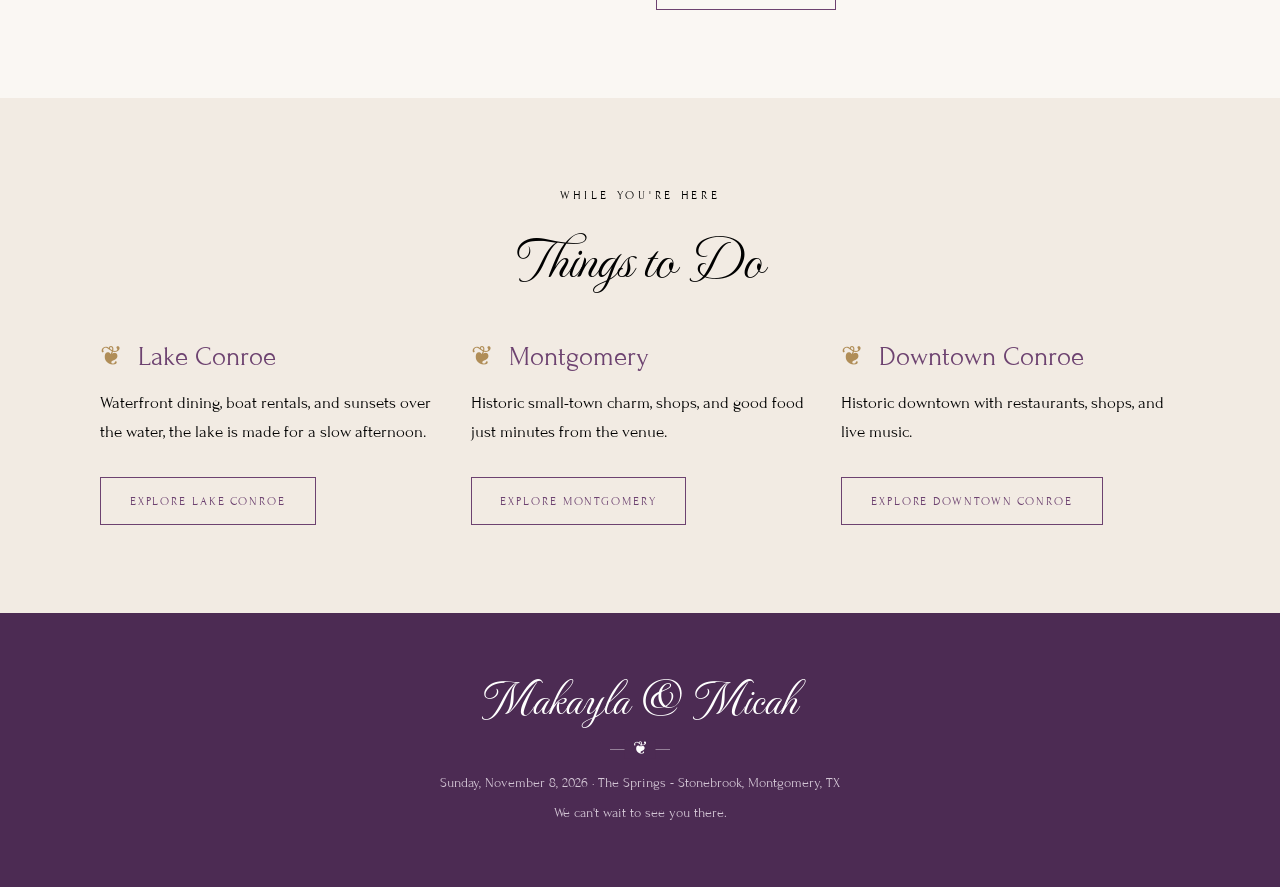
<file: travel.html>
<!DOCTYPE html>
<html lang="en">
<head>
  <meta charset="UTF-8" />
  <meta name="viewport" content="width=device-width, initial-scale=1.0" />
  <title>Travel &amp; Registry · Makayla &amp; Micah</title>
  <meta name="description" content="Travel, accommodations, things to do, and registry for Makayla and Micah's wedding." />
  <link rel="preconnect" href="https://fonts.googleapis.com" />
  <link rel="preconnect" href="https://fonts.gstatic.com" crossorigin />
  <link href="https://fonts.googleapis.com/css2?family=Forum&family=MonteCarlo&display=swap" rel="stylesheet" />
  <link rel="stylesheet" href="css/styles.css" />
</head>
<body>

  <!-- ===================== NAV ===================== -->
  <nav class="nav">
    <div class="container nav__inner">
      <a class="nav__brand" href="index.html">M &amp; M</a>
      <button class="nav__toggle" aria-label="Open menu">☰</button>
      <ul class="nav__links">
        <li><a href="index.html">Home</a></li>
        <li><a href="story.html">Our Story</a></li>
        <li><a href="from-the-couple.html">From the Couple</a></li>
        <li><a href="from-the-parents.html">From the Parents</a></li>
        <li><a href="travel.html" class="is-active">Travel &amp; Registry</a></li>
      </ul>
    </div>
  </nav>

  <!-- ===================== REGISTRY ===================== -->
  <section class="section center">
    <div class="container">
      <p class="eyebrow">With Gratitude</p>
      <h1>Registry</h1>
      <div class="divider divider--onlight"></div>
      <p class="lede" style="margin-bottom:1.5rem;">
        Your presence at our wedding is the greatest gift of all, but for those who
        have asked, we've set up a Honeyfund for our registry and honeymoon. Thank you
        for helping us start this next chapter.
      </p>
      <p>
        <a class="btn" href="https://www.honeyfund.com/site/henson-jenkins-11-08-2026" target="_blank" rel="noopener">Our Registry</a>
        <a class="btn btn--ghost" href="https://www.honeyfund.com/site/henson-jenkins-11-08-2026" target="_blank" rel="noopener" style="margin-left:.5rem;">Honeymoon Fund</a>
      </p>
    </div>
  </section>

  <!-- ===================== TRAVEL & STAY (intro) ===================== -->
  <section class="section section--cream center">
    <div class="container">
      <p class="eyebrow">Getting There</p>
      <h2>Travel &amp; Stay</h2>
      <div class="divider divider--onlight"></div>
      <p class="lede">
        We're getting married at <strong>The Springs - Stonebrook</strong> in
        Montgomery, Texas, just north of Houston. Making a weekend of it? Here's what
        you'll need to plan your trip, where to stay, how to get here, and a few
        local favorites.
      </p>
      <p class="lede" style="margin-top:1rem;font-size:1rem;">
        <strong>The Springs - Stonebrook</strong><br>
        14135 Laramie Trail, Montgomery, TX 77316<br>
        <a href="https://www.google.com/maps/dir/?api=1&amp;destination=14135+Laramie+Trail+Montgomery+TX+77316" target="_blank" rel="noopener">Get Directions</a>
      </p>
    </div>
  </section>

  <!-- ===================== ACCOMMODATIONS ===================== -->
  <section class="section">
    <div class="container center">
      <p class="eyebrow">Where to Stay</p>
      <h2>Accommodations</h2>
      <div class="info-grid">
        <div class="info-block">
          <h3><span>①</span> Hotel Options</h3>
          <p>There are hotels and rentals a short drive from the venue at a range of
             prices.</p>
          <!-- ✏️ Swap this link for a specific hotel/booking site if you have one -->
          <a class="btn btn--ghost" href="https://www.google.com/maps/search/hotels+near+The+Springs+Lake+Conroe+TX" target="_blank" rel="noopener">Search Nearby Hotels</a>
        </div>
        <div class="info-block">
          <h3><span>②</span> Flying In</h3>
          <p>The closest major airport is <strong>Houston, George Bush
             Intercontinental (IAH)</strong>, roughly 45&ndash;60 minutes from Lake
             Conroe. William P. Hobby (HOU) is another option. A rental car is the
             easiest way to reach the venue.</p>
          <a class="btn btn--ghost" href="https://www.fly2houston.com/iah/" target="_blank" rel="noopener">IAH Airport Info</a>
        </div>
      </div>
    </div>
  </section>

  <!-- ===================== THINGS TO DO ===================== -->
  <section class="section section--cream">
    <div class="container center">
      <p class="eyebrow">While You're Here</p>
      <h2>Things to Do</h2>
      <div class="info-grid">
        <div class="info-block">
          <h3><span>❦</span> Lake Conroe</h3>
          <p>Waterfront dining, boat rentals, and sunsets over the water, the lake is
             made for a slow afternoon.</p>
          <a class="btn btn--ghost" href="https://www.visitconroe.com/lake-conroe/" target="_blank" rel="noopener">Explore Lake Conroe</a>
        </div>
        <div class="info-block">
          <h3><span>❦</span> Montgomery</h3>
          <p>Historic small-town charm, shops, and good food just minutes from the
             venue.</p>
          <a class="btn btn--ghost" href="https://www.tripadvisor.com/Attractions-g56311-Activities-Montgomery_Texas.html" target="_blank" rel="noopener">Explore Montgomery</a>
        </div>
        <div class="info-block">
          <h3><span>❦</span> Downtown Conroe</h3>
          <p>Historic downtown with restaurants, shops, and live music.</p>
          <a class="btn btn--ghost" href="https://www.tripadvisor.com/Attractions-g55667-Activities-Conroe_Texas.html" target="_blank" rel="noopener">Explore Downtown Conroe</a>
        </div>
      </div>
    </div>
  </section>

  <!-- ===================== FOOTER ===================== -->
  <footer class="footer">
    <div class="container">
      <div class="footer__names">Makayla &amp; Micah</div>
      <div class="divider"></div>
      <p>Sunday, November 8, 2026 &middot; The Springs - Stonebrook, Montgomery, TX</p>
      <p>We can't wait to see you there.</p>
    </div>
  </footer>

  <script src="js/main.js"></script>
  <script src="js/music.js"></script>
</body>
</html>
</file>
<file: css/styles.css>
/* =========================================================================
   Makayla & Micah — Wedding Website — styles.css
   Wedding color: PLUM. Supported by sage green, gold, and soft lilac.
   All colors are defined once as variables below — change them in one place.
   ========================================================================= */

:root {
  /* --- Palette (edit these to reskin the whole site) --- */
  --ivory:      #faf7f3;   /* page background */
  --cream:      #f2ebe3;   /* alternating section background */

  --plum:       #6d4270;   /* PRIMARY accent — the wedding color */
  --plum-dark:  #4c2b53;   /* deeper plum for hovers / footer */
  --lilac:      #cbb3d6;   /* soft purple pastel */

  --sage:       #8a9a7b;   /* complementary accent */
  --sage-dark:  #6a7a5c;
  --gold:       #b08d57;   /* fine detail lines, flourishes */

  --charcoal:   #000000;   /* body text — solid black for mobile legibility */
  --muted:      #000000;   /* secondary text — solid black (was soft gray) */
  --white:      #ffffff;

  /* --- Type --- */
  --script:  "MonteCarlo", "Segoe Script", cursive;   /* the couple's names */
  --display: "Forum", "Times New Roman", serif;         /* headings */
  --body:    "Forum", Georgia, serif;                   /* body copy */

  /* --- Spacing rhythm --- */
  --maxw: 1080px;
}

/* --- Reset-ish --- */
*, *::before, *::after { box-sizing: border-box; }
html { scroll-behavior: smooth; }
body {
  margin: 0;
  font-family: var(--body);
  color: var(--charcoal);
  background: var(--ivory);
  line-height: 1.7;
  font-weight: 400;
  font-size: 17px;
}
img { max-width: 100%; display: block; }
a { color: var(--plum); text-decoration: none; transition: color .2s ease; }
a:hover { color: var(--gold); }

h1, h2, h3 {
  color: var(--charcoal);
  line-height: 1.15;
  margin: 0 0 .4em;
}
/* Section titles in the MonteCarlo script */
h1, h2 {
  font-family: var(--script);
  font-weight: 400;
  line-height: 1.25;
}
/* Smaller sub-titles stay in Forum for legibility */
h3 {
  font-family: var(--display);
  font-weight: 500;
}
h1 { font-size: clamp(3rem, 8vw, 5.5rem); }
h2 { font-size: clamp(2.4rem, 5.5vw, 3.6rem); }
h3 { font-size: clamp(1.3rem, 3vw, 1.7rem); }

.script { font-style: italic; color: var(--plum); }

/* Small caps eyebrow label */
.eyebrow {
  font-family: var(--body);
  text-transform: uppercase;
  letter-spacing: .32em;
  font-size: .72rem;
  font-weight: 400;
  color: #000;
  margin: 0 0 1rem;
}

/* --- Layout helpers --- */
.container { width: 90%; max-width: var(--maxw); margin: 0 auto; }
.section { padding: 5.5rem 0; }
.section--cream { background: var(--cream); }
.section--plum { background: var(--plum-dark); color: #efe7ee; }
.section--plum h2, .section--plum h3 { color: #fff; }
.section--plum .eyebrow { color: var(--lilac); }

/* Watercolor artwork backgrounds. The cream veil keeps text readable while
   the florals show through — raise/lower the alpha to hide/reveal more art. */
.section--art-story {
  background:
    linear-gradient(rgba(242,235,227,.66), rgba(242,235,227,.66)),
    url("../assets/bg/how-we-got-here.webp") center / cover no-repeat var(--cream);
}
.section--art-ceremony {
  background:
    linear-gradient(rgba(242,235,227,.55), rgba(242,235,227,.55)),
    url("../assets/bg/ceremony-reception.webp") center / cover no-repeat var(--cream);
}
.section--art-herstory {
  background:
    linear-gradient(rgba(250,247,243,.62), rgba(250,247,243,.62)),
    url("../assets/bg/her-his-larkspur.webp") center / cover no-repeat var(--ivory);
}
.section--art-storyintro {
  padding: 7.5rem 0;                 /* ~20% taller than the standard section */
  background:
    linear-gradient(rgba(250,247,243,.63), rgba(250,247,243,.63)),
    url("../assets/photos/story_01.webp") center / cover no-repeat var(--ivory);
}
/* "Our Story" label: a bit bigger and darker */
.section--art-storyintro .eyebrow {
  color: var(--plum-dark);
  font-size: .86rem;
}
/* Intro paragraph: much darker for legibility */
.section--art-storyintro .lede { color: #241f28; }
.section--art-fromcouple {
  background:
    linear-gradient(rgba(250,247,243,.60), rgba(250,247,243,.60)),
    url("../assets/bg/from-couple-lily.webp") center / cover no-repeat var(--ivory);
}
/* Welcome section: plum lettering & text on cream */
.section--welcome .eyebrow,
.section--welcome h2,
.section--welcome .lede { color: var(--plum); }
.center { text-align: center; }

/* Body copy block (From the Couple) */
.prose { max-width: 720px; margin: 2.4rem auto 0; text-align: left; }
.prose p { margin: 0 0 1.3rem; color: var(--charcoal); }
.prose .signoff {
  font-family: var(--script); font-size: 2.6rem; color: var(--plum);
  text-align: center; margin-top: 1.4rem;
}

/* Two side-by-side couple photos (stays two-up on mobile) */
.duo-photos {
  display: grid; grid-template-columns: 1fr 1fr; gap: 1.2rem;
  margin: 2rem auto 2.4rem; max-width: 620px;
}
.duo-photos figure { margin: 0; text-align: center; }
.duo-photos img {
  width: 100%; aspect-ratio: 4 / 5; object-fit: cover;
  border: 5px solid var(--white); box-shadow: 0 8px 24px rgba(76,43,83,.18);
  background: var(--cream);
}
.duo-photos figcaption {
  margin-top: .7rem; font-family: var(--display);
  font-size: 1.1rem; color: var(--plum);
}

/* A framed photo used as a wide banner within a section */
.banner-photo {
  width: min(94%, 720px);
  margin: 2.4rem auto 0;
  border: 6px solid var(--white);
  box-shadow: 0 10px 30px rgba(76,43,83,.18);
}
.lede { max-width: 640px; margin: 0 auto; color: var(--muted); }

/* Decorative divider */
.divider {
  width: 60px; height: 1px; background: var(--gold);
  margin: 1.4rem auto; position: relative;
}
.divider::before {
  content: "❦";
  position: absolute; top: 50%; left: 50%;
  transform: translate(-50%, -50%);
  background: inherit;
  color: var(--gold);
  font-size: 1.1rem;
  padding: 0 .5rem;
  line-height: 1;
}
.divider--onlight { background: var(--gold); }

/* =========================================================================
   Navigation
   ========================================================================= */
.nav {
  position: sticky; top: 0; z-index: 50;
  background: rgba(250, 247, 243, 0.92);
  backdrop-filter: blur(6px);
  border-bottom: 1px solid rgba(109, 66, 112, 0.22);
}
.nav__inner {
  display: flex; align-items: center; justify-content: space-between;
  padding: 1rem 0;
}
.nav__brand {
  font-family: var(--display);
  font-size: 1.4rem;
  letter-spacing: .04em;
  color: var(--plum);
}
.nav__links { display: flex; gap: 1.5rem; list-style: none; margin: 0; padding: 0; }
.nav__links a {
  font-family: var(--body);
  text-transform: uppercase;
  letter-spacing: .16em;
  font-size: .78rem;
  color: var(--charcoal);
}
.nav__links a:hover,
.nav__links a.is-active { color: var(--gold); }
.nav__toggle {
  display: none; background: none; border: 0; cursor: pointer;
  font-size: 1.5rem; color: var(--plum);
}

/* =========================================================================
   Hero
   ========================================================================= */
.hero {
  min-height: 88vh;
  display: flex; align-items: center; justify-content: center;
  text-align: center;
  position: relative;
  padding: 4rem 0;
  background:
    linear-gradient(rgba(250,247,243,.55), rgba(250,247,243,.70)),
    url("../assets/bg/hero-anemones.webp") center top / cover no-repeat var(--ivory);
}
/* Keep the hero text + photo above the watercolor background */
.hero__inner { max-width: 760px; padding: 0 1.5rem; position: relative; z-index: 1; }
.hero__photo {
  width: min(92%, 500px);
  margin: 1.5rem auto .4rem;
  border: 6px solid var(--white);
  border-radius: 6px;
  box-shadow: 0 12px 32px rgba(76,43,83,.28);
}
.hero__names {
  font-family: var(--script);
  font-weight: 400;
  font-size: clamp(3.8rem, 13vw, 8rem);
  line-height: 1.1;
  margin: .2rem 0;
}
.hero__amp { color: var(--gold); }
.hero__soon {
  font-family: var(--display); font-style: italic;
  font-size: clamp(1.1rem, 2.8vw, 1.5rem);
  color: var(--plum); margin: .2rem 0;
}
.hero__soon a { color: var(--plum); text-decoration: underline; text-underline-offset: 3px; }
.hero__soon a:hover { color: var(--gold); }
.hero__tag {
  text-transform: uppercase; letter-spacing: .22em;
  font-size: 1rem; color: #000;
}
.hero__date {
  font-family: var(--display);
  font-size: clamp(1.6rem, 4.2vw, 2.2rem);
  color: #000;
  margin-top: 1rem;
}

/* =========================================================================
   Countdown
   ========================================================================= */
.countdown {
  display: flex; justify-content: center; gap: clamp(1rem, 5vw, 3rem);
  margin: 2.5rem 0 .5rem;
}
.countdown__unit { text-align: center; min-width: 64px; }
.countdown__num {
  font-family: var(--display);
  font-size: clamp(2.4rem, 6.5vw, 3.7rem);
  color: #000;
  line-height: 1;
}
.countdown__label {
  text-transform: uppercase; letter-spacing: .18em;
  font-size: .76rem; color: #000; margin-top: .4rem;
}

/* =========================================================================
   Detail cards (ceremony / reception)
   ========================================================================= */
.cards {
  display: grid; grid-template-columns: repeat(auto-fit, minmax(260px, 1fr));
  gap: 2rem; margin-top: 3rem;
}
.card {
  background: var(--white);
  border: 1px solid rgba(109,66,112,.18);
  padding: 2.5rem 2rem;
  text-align: center;
}
.card__icon { font-size: 1.8rem; color: var(--gold); }
.card h3 { margin-top: .8rem; }
.card p { margin: .3rem 0; color: var(--muted); }
.card strong { color: var(--charcoal); font-weight: 500; }

/* =========================================================================
   Schedule / timeline of the day
   ========================================================================= */
.schedule { max-width: 620px; margin: 3rem auto 0; }
.schedule__item {
  display: grid; grid-template-columns: 130px 1fr; gap: 1.5rem;
  padding: 1.2rem 0; border-bottom: 1px dashed rgba(176,141,87,.35);
}
.schedule__time { font-family: var(--display); font-size: 1.2rem; color: var(--plum); }
.schedule__desc strong { display: block; }
.schedule__desc span { color: var(--muted); font-size: .92rem; }

/* =========================================================================
   Story timeline (with optional photos)
   ========================================================================= */
.timeline { max-width: 900px; margin: 3rem auto 0; position: relative; }
.timeline::before {
  content: ""; position: absolute; left: 50%; top: 0; bottom: 0;
  width: 1px; background: rgba(109,66,112,.35); transform: translateX(-50%);
}
/* Each entry: text on one side, photo on the other, both tops at the node.
   Reduce --tl-gap to bring the points closer together. */
.tl {
  position: relative;
  display: grid; grid-template-columns: 1fr 1fr; column-gap: 3rem;
  align-items: start;
  margin-bottom: 2rem;
}
.tl:last-child { margin-bottom: 0; }
.tl::after {
  content: ""; position: absolute; top: .2rem; left: 50%; transform: translateX(-50%);
  width: 13px; height: 13px; background: var(--plum);
  border-radius: 50%; border: 2px solid var(--ivory);
}
/* odd: text left, photo right   —   even: photo left, text right */
.tl:nth-child(odd)  .tl__text  { grid-column: 1; grid-row: 1; text-align: right; }
.tl:nth-child(odd)  .tl__photo { grid-column: 2; grid-row: 1; justify-self: start; }
.tl:nth-child(even) .tl__text  { grid-column: 2; grid-row: 1; text-align: left; }
.tl:nth-child(even) .tl__photo { grid-column: 1; grid-row: 1; justify-self: end; }

.tl__year { font-family: var(--display); color: #000; font-size: 1.4rem; }
.tl h3 { margin: .2rem 0; }
.tl p { color: var(--muted); margin: .2rem 0 0; }
.tl__photo {
  display: block; width: 100%; max-width: 300px; height: auto;
  border: 4px solid var(--white); box-shadow: 0 4px 18px rgba(76,43,83,.12);
}

/* =========================================================================
   His Story / Her Story (dual columns)
   ========================================================================= */
.dual {
  display: grid; grid-template-columns: 1fr 1fr; gap: 2.5rem;
  margin-top: 3rem; text-align: left;
}
.dual__col {
  background: var(--cream);
  border-top: 3px solid var(--plum);
  padding: 2.5rem 2.2rem;
  box-shadow: 0 6px 24px rgba(76,43,83,.07);
}
.dual__col--his { border-top-color: var(--sage); }
.dual__heading {
  font-family: var(--display); font-style: italic;
  font-size: 1.9rem; color: var(--plum); margin-bottom: .2rem;
}
.dual__col--his .dual__heading { color: var(--sage-dark); }
.dual__sub {
  text-transform: uppercase; letter-spacing: .2em; font-size: .68rem;
  color: var(--muted); margin: 0 0 1.4rem;
}
.dual__col p { color: var(--charcoal); }
.dual__portrait {
  width: 100%; aspect-ratio: 3 / 4; object-fit: cover; object-position: center top;
  margin: 1.2rem 0 1.4rem;
  border: 5px solid var(--white); box-shadow: 0 6px 20px rgba(76,43,83,.14);
}

/* =========================================================================
   Pet family ("Our Little Zoo")
   ========================================================================= */
/* Our Little Zoo — big script name + a row of that pet's photos.
   Photos share a common HEIGHT; width follows each image's aspect ratio
   (no cropping). Rows span the full width, like the title. */
.zoo { margin: 2.5rem 0 0; text-align: left; }
.zoo-pet { margin-bottom: 2rem; }
.zoo-pet:last-child { margin-bottom: 0; }
.zoo-pet__name {
  font-family: var(--script); color: #fff; text-transform: lowercase;
  font-size: clamp(2.6rem, 7vw, 3.8rem); line-height: 1; margin-bottom: .5rem;
}
.zoo-pet__row { display: flex; flex-wrap: wrap; gap: .8rem; }
.zoo-pet__row img {
  height: 220px; width: auto; flex: 0 0 auto; max-width: 100%;
  border-radius: 6px; border: 3px solid #fff; box-shadow: 0 4px 14px rgba(0,0,0,.20);
}
.zoo-memoriam-title {
  font-family: var(--script); color: #fff; text-align: left;
  font-size: clamp(2rem, 5vw, 2.8rem);
  margin: 2.8rem 0 .4rem;
}
@media (max-width: 520px) {
  .zoo-pet__row img { height: 150px; }
}

.memoriam {
  margin-top: 2.5rem; text-align: center;
  font-family: var(--display); font-style: italic; color: #efe7ee;
}
.memoriam strong { color: #fff; font-style: normal; font-weight: 500; }

/* =========================================================================
   From the Parents (quote cards)
   ========================================================================= */
.parents {
  display: grid; grid-template-columns: repeat(auto-fit, minmax(300px, 1fr));
  gap: 2rem; margin-top: 3rem; text-align: left;
}
.parent-card {
  background: var(--white);
  border: 1px solid rgba(109,66,112,.15);
  border-left: 4px solid var(--lilac);
  padding: 2.4rem 2.2rem;
  position: relative;
}
.parent-card::before {
  content: "\201C";               /* opening quotation mark */
  font-family: var(--display);
  font-size: 4.5rem; line-height: 1;
  color: var(--lilac);
  position: absolute; top: .6rem; left: 1.2rem;
}
.parent-card p {
  font-family: var(--display);
  font-style: italic;
  font-size: 1.2rem;
  color: var(--charcoal);
  margin: 1.4rem 0 1.2rem;
  position: relative;
}
.parent-card__from {
  text-transform: uppercase; letter-spacing: .2em;
  font-size: .72rem; color: var(--plum); font-weight: 400;
}

/* From the Parents — prose style (no boxes) */
.parents-sub {
  font-family: var(--display); font-style: italic;
  font-size: 1.2rem; color: #000; margin: .1rem 0 0;
}
.parent-notes { max-width: 680px; margin: 2.6rem auto 0; text-align: left; }
.parent-note__msg + .parent-note__msg { margin-top: .9rem; }
.parent-note__sign { font-style: italic; margin-top: .5rem; }
.parent-note { margin-bottom: 2.4rem; }
.parent-note:last-child { margin-bottom: 0; }
.parent-note__name {
  font-family: var(--script); font-size: 2.3rem; color: var(--plum); line-height: 1.1;
}
.parent-note__rel {
  text-transform: uppercase; letter-spacing: .2em;
  font-size: .68rem; color: #000; margin-top: .3rem;
}
.parent-note__msg { margin-top: .8rem; color: #000; }

/* =========================================================================
   Photo gallery
   ========================================================================= */
.gallery {
  display: grid; grid-template-columns: repeat(auto-fit, minmax(220px, 1fr));
  gap: 1rem; margin-top: 3rem;
}
.gallery figure { margin: 0; overflow: hidden; position: relative; }
.gallery img {
  width: 100%; height: 260px; object-fit: cover;
  transition: transform .5s ease; filter: saturate(.97);
}
.gallery figure:hover img { transform: scale(1.06); }
.gallery figcaption {
  position: absolute; bottom: 0; left: 0; right: 0;
  background: linear-gradient(transparent, rgba(58,51,57,.65));
  color: #fff; font-size: .8rem; padding: 1.5rem .8rem .6rem;
  letter-spacing: .05em; opacity: 0; transition: opacity .3s ease;
}
.gallery figure:hover figcaption { opacity: 1; }

/* Favorites album — scrapbook flow. Photos share a common height, keep their
   natural width (no cropping); each captioned by its title. */
.album {
  display: flex; flex-wrap: wrap; justify-content: center;
  gap: 1.8rem 1.4rem; margin-top: 2.5rem;
}
.album__item { margin: 0; }
.album__item img {
  height: 240px; width: auto; max-width: 100%; display: block;
  border: 5px solid var(--white); box-shadow: 0 6px 18px rgba(76,43,83,.15);
}
.album__item figcaption {
  margin-top: .5rem; font-family: var(--display); color: var(--plum);
  font-size: 1rem; text-align: center;
}
@media (max-width: 520px) { .album__item img { height: 180px; } }

/* =========================================================================
   Travel / info blocks
   ========================================================================= */
.info-grid {
  display: grid; grid-template-columns: repeat(auto-fit, minmax(280px, 1fr));
  gap: 2rem; margin-top: 3rem; text-align: left;
}
.info-block h3 { color: var(--plum); }
.info-block h3 span { color: var(--gold); margin-right: .5rem; }
.info-block p { color: var(--muted); }

.btn {
  display: inline-block; margin-top: .8rem;
  font-family: var(--body); text-transform: uppercase;
  letter-spacing: .16em; font-size: .74rem;
  color: var(--white); background: var(--plum);
  padding: .8rem 1.8rem; border: 1px solid var(--plum);
  transition: background .25s ease, color .25s ease;
}
.btn:hover { background: transparent; color: var(--plum); }
.btn--ghost { background: transparent; color: var(--plum); }
.btn--ghost:hover { background: var(--plum); color: var(--white); }

/* =========================================================================
   Music toggle (floating)
   ========================================================================= */
.music-toggle {
  position: fixed; bottom: 1.2rem; right: 1.2rem; z-index: 100;
  width: 52px; height: 52px; border-radius: 50%;
  border: 1px solid rgba(255,255,255,.55);
  background: var(--plum); color: #fff; cursor: pointer;
  box-shadow: 0 6px 18px rgba(76,43,83,.35);
  display: flex; align-items: center; justify-content: center;
  font-size: 1.35rem; line-height: 1;
  transition: transform .2s ease, background .2s ease;
}
.music-toggle:hover { transform: scale(1.08); background: var(--plum-dark); }
.music-toggle:focus-visible { outline: 2px solid var(--gold); outline-offset: 3px; }
.music-toggle__icon { display: block; }

/* Dim slightly when paused, gentle pulsing ring when playing */
.music-toggle { opacity: .78; }
.music-toggle.is-playing { opacity: 1; animation: musicPulse 1.8s ease-in-out infinite; }
@keyframes musicPulse {
  0%, 100% { box-shadow: 0 6px 18px rgba(76,43,83,.35), 0 0 0 0 rgba(203,179,214,.55); }
  50%      { box-shadow: 0 6px 18px rgba(76,43,83,.35), 0 0 0 12px rgba(203,179,214,0); }
}

/* =========================================================================
   Footer
   ========================================================================= */
.footer {
  background: var(--plum-dark); color: #e8ddea;
  text-align: center; padding: 3.5rem 0;
}
.footer__names { font-family: var(--script); font-size: 3rem; line-height: 1.2; color: #fff; }
.footer p { margin: .4rem 0; font-size: .85rem; color: #d3c6d5; }
.footer .divider { background: rgba(255,255,255,.4); }
.footer .divider::before { background: var(--plum-dark); color: #fff; }

/* =========================================================================
   Responsive
   ========================================================================= */
@media (max-width: 820px) {
  .dual { grid-template-columns: 1fr; }
}
@media (max-width: 720px) {
  .nav__links {
    position: absolute; top: 100%; right: 0; left: 0;
    flex-direction: column; gap: 0;
    background: var(--ivory); border-bottom: 1px solid rgba(109,66,112,.22);
    max-height: 0; overflow: hidden; transition: max-height .3s ease;
  }
  .nav__links.is-open { max-height: 340px; }
  .nav__links li { text-align: center; padding: .9rem 0; border-top: 1px solid rgba(109,66,112,.12); }
  .nav__toggle { display: block; }

  .timeline::before { left: 18px; }
  .tl { grid-template-columns: 1fr; column-gap: 0; padding-left: 3rem; margin-bottom: 1.6rem; }
  .tl::after { left: 12px; transform: none; }
  .tl:nth-child(odd) .tl__text,
  .tl:nth-child(even) .tl__text { grid-column: 1; grid-row: auto; text-align: left; order: 0; }
  .tl:nth-child(odd) .tl__photo,
  .tl:nth-child(even) .tl__photo { grid-column: 1; grid-row: auto; justify-self: start; order: 1; margin: .7rem 0 0; max-width: 420px; }

  .schedule__item { grid-template-columns: 90px 1fr; gap: 1rem; }
}
</file>
